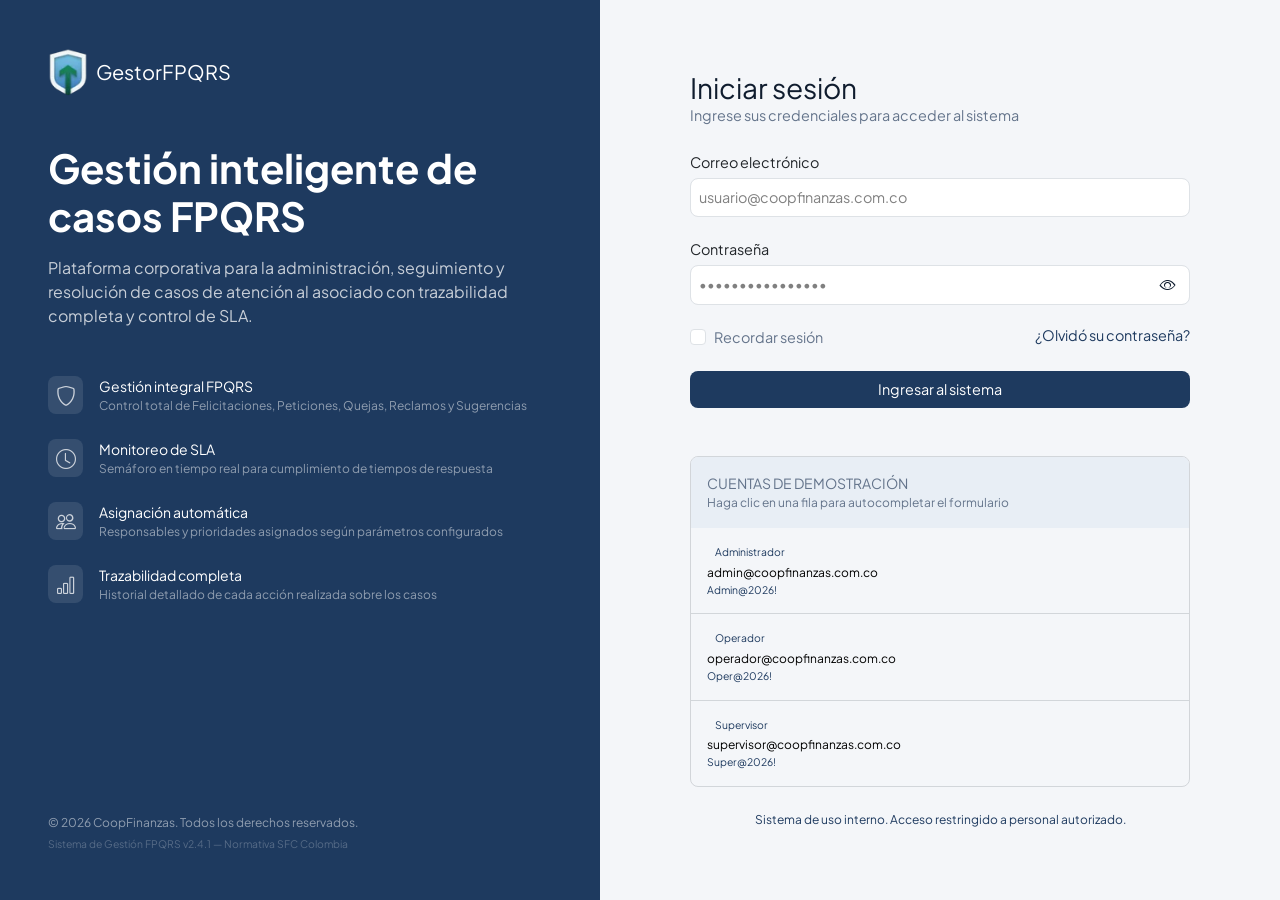
<file: index.html>
<!DOCTYPE html>
<html lang="en">
<head>
  <meta charset="UTF-8">
  <meta name="viewport" content="width=device-width, initial-scale=1.0">
  <title>GestorFPQRS - Gestión de Casos Financieros</title>
  <link href="https://cdn.jsdelivr.net/npm/bootstrap@5.3.8/dist/css/bootstrap.min.css" rel="stylesheet" integrity="sha384-sRIl4kxILFvY47J16cr9ZwB07vP4J8+LH7qKQnuqkuIAvNWLzeN8tE5YBujZqJLB" crossorigin="anonymous">
  <link rel="stylesheet" href="https://cdn.jsdelivr.net/npm/bootstrap-icons@1.13.1/font/bootstrap-icons.min.css">
  <link rel="preconnect" href="https://fonts.googleapis.com">
  <link rel="preconnect" href="https://fonts.gstatic.com" crossorigin>
  <link href="https://fonts.googleapis.com/css2?family=Plus+Jakarta+Sans:ital,wght@0,200..800;1,200..800&display=swap" rel="stylesheet">
  <link rel="stylesheet" href="./assets/css/index.css" />
</head>
<body>
  <div class="container-fluid p-0">

    <div class="w-100 min-vh-100 d-flex justify-content-between align-items-stretch">
      <section class="col Login-bar p-5 text-white d-none d-lg-flex flex-column justify-content-between">
        <div class=" mb-5">
          <div class="Login-bar__logo d-flex align-items-center gap-2">
            <figure class="m-0 Login-bar__logo-image">
              <img src="./assets/images/logo.webp" alt="Logo" />
            </figure>
            <p class="Login-bar__logo-title m-0">GestorFPQRS</p>
          </div>

          <h1 class="Login-bar__title fw-bold mt-5">Gestión inteligente de casos FPQRS</h1>

          <p class="Login-bar__description text-white text-opacity-75 mt-3">Plataforma corporativa para la administración, seguimiento y resolución de casos de atención al asociado con trazabilidad completa y control de SLA.</p>

          <div class="Login-bar__services mt-5 d-flex flex-column gap-4">

            <div class="d-flex align-items-stretch justify-content-lg-between gap-3">
              <div class="flex-shrink-0 bg-white bg-opacity-10 w-35px h-38px ratio-1x1 rounded-3 d-flex justify-content-center align-items-center">
                <i class="bi bi-shield fs-5 text-white text-opacity-75"></i>
              </div>
              <div class="flex-grow-1">
                <small class="mb-0 d-block text-white">Gestión integral FPQRS</small>
                <p class="mb-0 text-small text-white text-opacity-50">Control total de Felicitaciones, Peticiones, Quejas, Reclamos y Sugerencias</p>
              </div>
            </div>
            <div class="d-flex align-items-stretch justify-content-lg-between gap-3">
              <div class="flex-shrink-0 bg-white bg-opacity-10 w-35px h-38px ratio-1x1 rounded-3 d-flex justify-content-center align-items-center">
                <i class="bi bi-clock fs-5 text-white text-opacity-75"></i>
              </div>
              <div class="flex-grow-1">
                <small class="mb-0 d-block text-white">Monitoreo de SLA</small>
                <p class="mb-0 text-small text-white text-opacity-50">Semáforo en tiempo real para cumplimiento de tiempos de respuesta</p>
              </div>
            </div>
            <div class="d-flex align-items-stretch justify-content-lg-between gap-3">
              <div class="flex-shrink-0 bg-white bg-opacity-10 w-35px h-38px ratio-1x1 rounded-3 d-flex justify-content-center align-items-center">
                <i class="bi bi-people fs-5 text-white text-opacity-75"></i>
              </div>
              <div class="flex-grow-1">
                <small class="mb-0 d-block text-white">Asignación automática</small>
                <p class="mb-0 text-small text-white text-opacity-50">Responsables y prioridades asignados según parámetros configurados</p>
              </div>
            </div>
            <div class="d-flex align-items-stretch justify-content-lg-between gap-3">
              <div class="flex-shrink-0 bg-white bg-opacity-10 w-35px h-38px ratio-1x1 rounded-3 d-flex justify-content-center align-items-center">
                <i class="bi bi-bar-chart fs-5 text-white text-opacity-75"></i>
              </div>
              <div class="flex-grow-1">
                <small class="mb-0 d-block text-white">Trazabilidad completa</small>
                <p class="mb-0 text-small text-white text-opacity-50">Historial detallado de cada acción realizada sobre los casos</p>
              </div>
            </div>

          </div>
        </div>

        <div class="mt-5">
          <p class="text-small text-white text-opacity-50 mb-1">&copy; 2026 CoopFinanzas. Todos los derechos reservados.</p>
          <p class="text-small2 text-white text-opacity-25 mb-0">Sistema de Gestión FPQRS v2.4.1 — Normativa SFC Colombia</p>
        </div>
      </section>
      <section class="col d-flex justify-content-center align-items-center py-5">
        <div class="Login-form">
          <h3 class="text-blue-black fw-normal mb-0">Iniciar sesión</h3>
          <p class="cl-card-text text-sm mb-0">Ingrese sus credenciales para acceder al sistema</p>

          <form name="formLogin" class="Login-form__content mt-4 d-flex flex-column gap-1" novalidate>
            <div class="mb-3" id="field-email">
              <label for="email" class="mb-1 text-sm">Correo electrónico</label>
              <input type="email" name="email" class="form-control text-sm p-2 rounded-3 text-blue-black" id="email" placeholder="usuario@coopfinanzas.com.co">
            </div>
            <div class="mb-3">
              <label for="password" class="mb-1 text-sm">Contraseña</label>
              <div class="w-100 position-relative">
                <input type="password" name="pasword" class="form-control text-sm p-2 rounded-3 text-blue-black pe-5" id="password" placeholder="••••••••••••••••">
                <button type="button" class="bg-transparent border-0 position-absolute top-50 end-0 translate-middle-y me-2" id="btnInputPass">
                  <i class="bi bi-eye text-blue-black"></i>
                </button>
              </div>
            </div>

            <div class="d-flex justify-content-between align-content-center">
              <div class="form-check">
                <input class="form-check-input" type="checkbox" value="" id="checkChecked">
                <label class="form-check-label cl-card-text text-sm" for="checkChecked">
                  Recordar sesión
                </label>
              </div>

              <a href="#" class="link-lost-password clr-primary text-sm">¿Olvidó su contraseña?</a>
            </div>

            <!--<input type="submit" value="Ingresar al sistema" class="rounded-3 border-0 bg-clr-primary text-white text-sm py-2 mt-3 shadow-none" id="inputBtnSend">-->
            <button type="submit" class="rounded-3 border-0 bg-clr-primary text-white text-sm py-2 mt-3 shadow-none" id="inputBtnSend">
              Ingresar al sistema
            </button>
            <!--<a href="caseManagement.html">Pantalla 2</a>-->
          </form>

          <div class="border border-1 border-secondary border-opacity-25 rounded-3 mt-5 overflow-hidden" data-content-btn-login>
            <div class="p-3 bg-card-secondary">
              <small class="mb-0 d-block cl-card-text text-uppercase">Cuentas de demostración</small>
              <p class="mb-0 text-small cl-card-text text-opacity-50">Haga clic en una fila para autocompletar el formulario</p>
            </div>
            <button class="p-3 border-0 border-bottom border-1 w-100 bg-transparent border-secondary border-opacity-25 d-flex flex-column align-items-start" data-user-type="admin">
              <p class="text-small2 clr-primary text-opacity-25 mb-1 ms-2">Administrador</p>
              <p class="text-small text-black mb-0">admin@coopfinanzas.com.co</p>
              <p class="text-small2 clr-primary text-opacity-25 mb-0">Admin@2026!</p>
            </button>
            <button class="p-3 border-0 border-bottom border-1 w-100 bg-transparent border-secondary border-opacity-25 d-flex flex-column align-items-start" data-user-type="user1">
              <p class="text-small2 clr-primary text-opacity-25 mb-1 ms-2">Operador</p>
              <p class="text-small text-black mb-0">operador@coopfinanzas.com.co</p>
              <p class="text-small2 clr-primary text-opacity-25 mb-0">Oper@2026!</p>
            </button>
            <button class="p-3 border-0 w-100 bg-transparent d-flex flex-column align-items-start" data-user-type="user2">
              <p class="text-small2 clr-primary text-opacity-25 mb-1 ms-2">Supervisor</p>
              <p class="text-small text-black mb-0">supervisor@coopfinanzas.com.co</p>
              <p class="text-small2 clr-primary text-opacity-25 mb-0">Super@2026!</p>
            </button>
          </div>
          
          <p class="text-small clr-primary text-opacity-25 mb-0 text-center mt-4">Sistema de uso interno. Acceso restringido a personal autorizado.</p>
        </div>

      </section>

    </div>
  </div>
</body>
  <script src="https://code.jquery.com/jquery-3.7.1.min.js"integrity="sha256-/JqT3SQfawRcv/BIHPThkBvs0OEvtFFmqPF/lYI/Cxo=" crossorigin="anonymous"></script>
  <script src="https://cdn.jsdelivr.net/npm/bootstrap@5.3.8/dist/js/bootstrap.bundle.min.js" integrity="sha384-FKyoEForCGlyvwx9Hj09JcYn3nv7wiPVlz7YYwJrWVcXK/BmnVDxM+D2scQbITxI" crossorigin="anonymous"></script>
  <script type="module" src="./assets/js/script.js"></script>
</html>
</file>
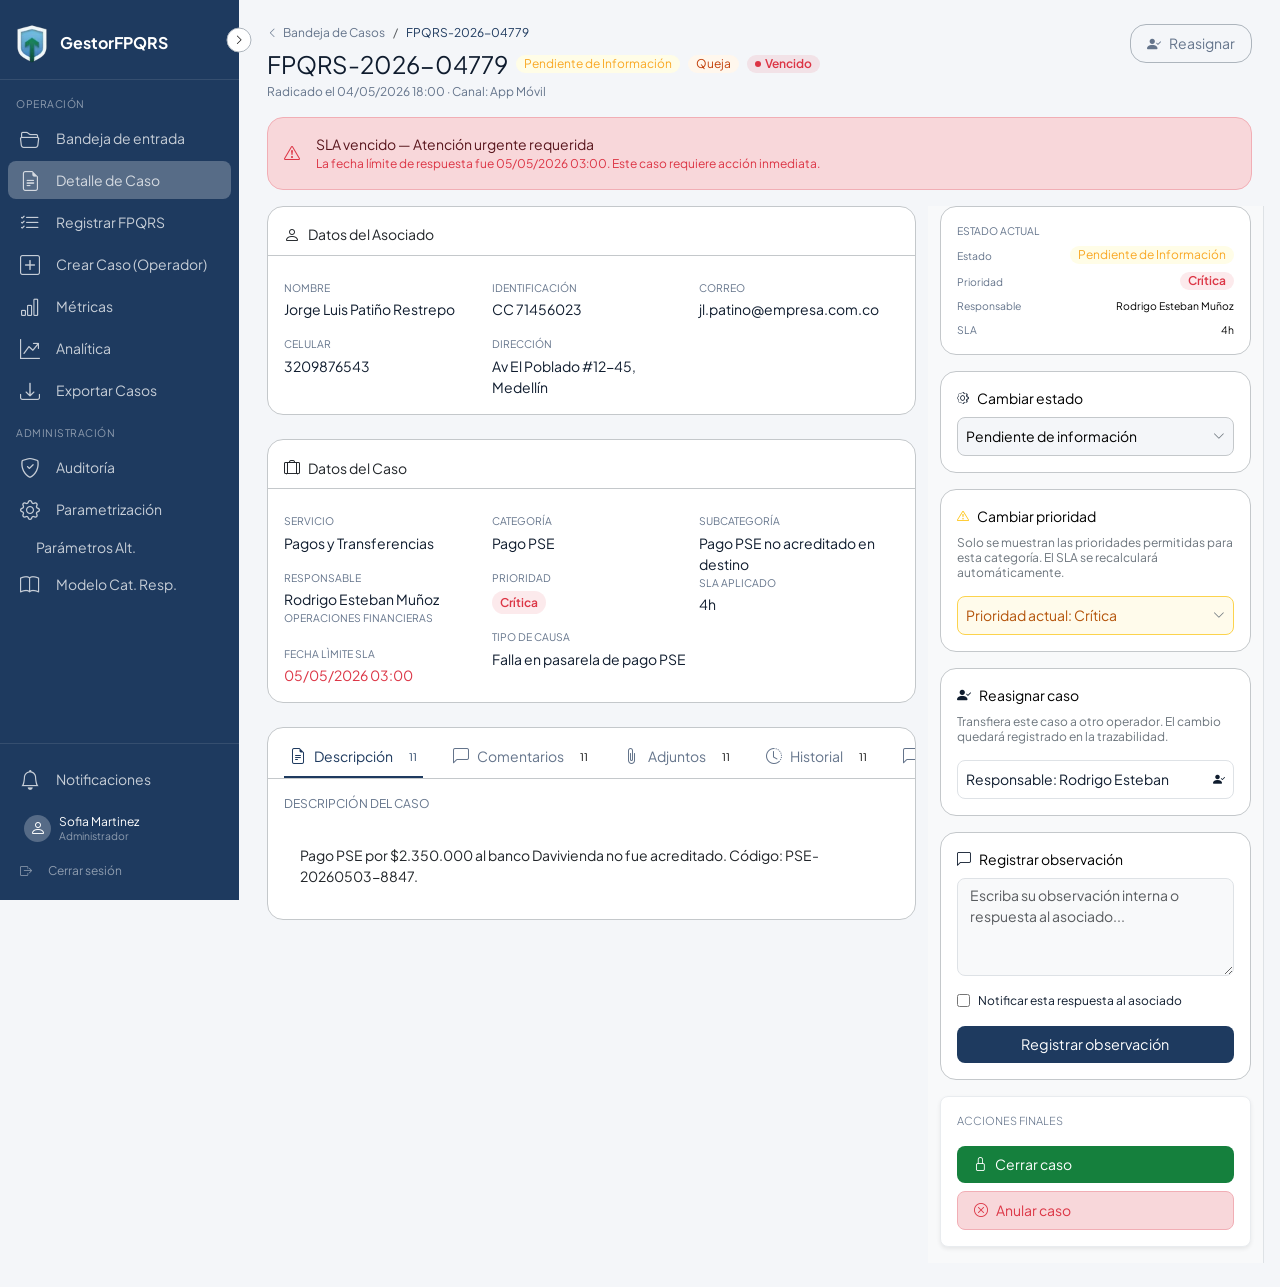
<file: caseDetail.html>
<!DOCTYPE html>
<html lang="es">
<head>
  <meta charset="UTF-8">
  <meta name="viewport" content="width=device-width, initial-scale=1.0">
  <title>GestorFPQRS - Gestión de Casos Financieros</title>
  <link href="https://cdn.jsdelivr.net/npm/bootstrap@5.3.8/dist/css/bootstrap.min.css" rel="stylesheet" integrity="sha384-sRIl4kxILFvY47J16cr9ZwB07vP4J8+LH7qKQnuqkuIAvNWLzeN8tE5YBujZqJLB" crossorigin="anonymous">
  <link rel="stylesheet" href="https://cdn.jsdelivr.net/npm/bootstrap-icons@1.13.1/font/bootstrap-icons.min.css">
  <link rel="preconnect" href="https://fonts.googleapis.com">
  <link rel="preconnect" href="https://fonts.gstatic.com" crossorigin>
  <link href="https://fonts.googleapis.com/css2?family=Plus+Jakarta+Sans:ital,wght@0,200..800;1,200..800&family=Zilla+Slab:ital,wght@0,300;0,400;0,500;0,600;0,700;1,300;1,400;1,500;1,600;1,700&display=swap" rel="stylesheet">
  <link rel="stylesheet" href="./assets/css/index.css" />
</head>
<body>
  <div class="container-fluid p-0">

    <div class="w-100 min-vh-100 d-flex justify-content-between align-items-stretch">
      <aside class="Management-left-bar py-4 text-white d-flex flex-column flex-shrink-0 bg-clr-primary">
        <div class="Management-left-bar__content d-flex align-items-center gap-2 border-bottom border-1 border-white border-opacity-10 w-100 px-3 pb-3 position-relative">
          <figure class="m-0 Management-left-bar__content-logo">
            <img src="./assets/images/logo.webp" alt="Logo" />
          </figure>
          <p class="m-0 ms-1 fw-bold hide-nav-child">GestorFPQRS</p>

          <button type="button"  id="btnMenuAction" class="bg-white border border-1 border-dark-subtle rounded-circle position-absolute top-0 start-100 translate-middle d-flex justify-content-center align-items-center btn-float mt-3">
            <i class="bi bi-chevron-right text-small2"></i>
          </button>
        </div>

        <div class="Management-left-bar__menu p-2 py-3">
          <p class="menu-title text-small2 text-white text-opacity-50 text-uppercase fw-normal ps-2 my-2 mt-0 hide-nav-child">Operación</p>
          <nav class="navigation d-flex flex-column gap-1">
            <a href="caseManagement.html" class="text-decoration-none px-2 py-1 text-white text-opacity-75 rounded-3 d-flex align-items-center gap-3">
              <i class="bi bi-folder2-open ms-1 fs-5"></i>
              <span  class="pe-3 hide-nav-child">Bandeja de entrada</span>
            </a>
            <a href="caseDetail.html" class="text-decoration-none px-2 py-1 text-white text-opacity-75 rounded-3 d-flex align-items-center gap-3 bg-white bg-opacity-25">
              <i class="bi bi-file-earmark-text ms-1 fs-5"></i>
              <span  class="pe-3 hide-nav-child">Detalle de Caso</span>
            </a>
            <a href="registration-fpqrs.html" class="text-decoration-none px-2 py-1 text-white text-opacity-75 rounded-3 d-flex align-items-center gap-3">
              <i class="bi bi-list-check ms-1 fs-5"></i>
              <span  class="pe-3 hide-nav-child">Registrar FPQRS</span>
            </a>
            <a href="#" class="text-decoration-none px-2 py-1 text-white text-opacity-75 rounded-3 d-flex align-items-center gap-3">
              <i class="bi bi-plus-square ms-1 fs-5"></i>
              <span  class="pe-3 hide-nav-child">Crear Caso (Operador)</span>
            </a>
            <a href="#" class="text-decoration-none px-2 py-1 text-white text-opacity-75 rounded-3 d-flex align-items-center gap-3">
              <i class="bi bi-bar-chart ms-1 fs-5"></i>
              <span  class="pe-3 hide-nav-child">Métricas</span>
            </a>
            <a href="#" class="text-decoration-none px-2 py-1 text-white text-opacity-75 rounded-3 d-flex align-items-center gap-3">
              <i class="bi bi-graph-up-arrow ms-1 fs-5"></i>
              <span  class="pe-3 hide-nav-child">Analítica</span>
            </a>
            <a href="#" class="text-decoration-none px-2 py-1 text-white text-opacity-75 rounded-3 d-flex align-items-center gap-3">
              <i class="bi bi-download ms-1 fs-5"></i>
              <span  class="pe-3 hide-nav-child">Exportar Casos</span>
            </a>
          </nav>
        </div>
        <div class="Management-left-bar__menu p-2 pt-0">
          <p class="menu-title text-small2 text-white text-opacity-50 text-uppercase fw-normal ps-2 my-2 mt-0 hide-nav-child">Administración</p>
          <nav class="navigation d-flex flex-column gap-1">
            <a href="#" class="text-decoration-none px-2 py-1 text-white text-opacity-75 rounded-3 d-flex align-items-center gap-3">
              <i class="bi bi-shield-check ms-1 fs-5"></i>
              <span  class="pe-3 hide-nav-child">Auditoría</span>
            </a>
            <a href="#" class="text-decoration-none px-2 py-1 text-white text-opacity-75 rounded-3 d-flex align-items-center gap-3">
              <i class="bi bi-gear ms-1 fs-5"></i>
              <span  class="pe-3 hide-nav-child">Parametrización</span>
            </a>
            <a href="#" class="text-decoration-none px-2 py-1 text-white text-opacity-75 rounded-3 d-flex align-items-center gap-3">
              <i class="bi bi-flask ms-1 fs-5"></i>
              <span  class="pe-3 hide-nav-child">Parámetros Alt.</span>
            </a>
            <a href="#" class="text-decoration-none px-2 py-1 text-white text-opacity-75 rounded-3 d-flex align-items-center gap-3">
              <i class="bi bi-book ms-1 fs-5"></i>
              <span  class="pe-3 hide-nav-child">Modelo Cat. Resp.</span>
            </a>
          </nav>
        </div>


        <div class="position-absolute bottom-0 p-2 py-3 w-100 bg-clr-primary border-top border-1 border-white border-opacity-10">
          <a href="caseManagement.html" class="text-decoration-none px-2 py-1 text-white text-opacity-75 rounded-3 d-flex align-items-center gap-3 fs-14">
            <i class="bi bi-bell ms-1 fs-5"></i>
            <span  class="pe-3 hide-nav-child">Notificaciones</span>
          </a>

          <div class="d-flex align-items-center gap-2 ps-3 my-3">
            <p class="avatar-name bg-white bg-opacity-25 rounded-circle d-flex justify-content-center align-items-center mb-0">
              <i class="bi bi-person text-white lh-sm"></i>
            </p>
            <div>
              <p class="text-white text-small mb-0 lh-sm hide-nav-child">Sofia Martinez</p>
              <p class="text-white text-opacity-50 text-small2 mb-0 lh-sm hide-nav-child">Administrador</p>
            </div>
          </div>

          <a href="index.html" class="text-decoration-none px-2 py-1 text-white text-opacity-50 rounded-3 d-flex align-items-center gap-3 text-small">
            <i class="bi bi-box-arrow-right ms-1"></i>
            <span class="pe-3 hide-nav-child">Cerrar sesión</span>
          </a>
        </div>
      </aside>

      <main class="d-flex justify-content-start align-items-start flex-column py-4 flex-grow-1 main-content px-3">
        <header class="container-xxl d-flex justify-content-between align-items-start">
          <div class="">
            <nav aria-label="breadcrumb">
              <ol class="breadcrumb align-items-start mb-2">
                <li class="breadcrumb-item d-flex"><a href="#" class="text-decoration-none text-small cl-card-text"><i class="bi bi-chevron-left text-small2 me-1"></i> Bandeja de Casos</a></li>
                <li class="breadcrumb-item active text-small clr-primary" aria-current="page">FPQRS-2026-04779</li>
              </ol>
            </nav>
            <div class="d-flex align-items-center gap-2">
              <h3 class="text-blue-black fw-normal mb-0 fs-4 text-uppercase">FPQRS-2026-04779</h3>
              <p class="badged-pending px-2 rounded-4 m-0 bg-opacity-10 text-small">Pendiente de Información</p>
              <p class="badged-queja px-2 rounded-4 m-0 bg-opacity-10 text-small">Queja</p>
              <span class="text-small text-danger fw-semibold bg-danger px-2 rounded-4 bg-opacity-10 d-flex align-items-center">
                <span class="rounded-circle bg-danger d-inline-block me-1" style="width:6px;height:6px"></span>
                Vencido
              </span>
            </div>
            <p class="text-small cl-card-text mt-1">Radicado el 04/05/2026 18:00 · Canal: App Móvil</p>
          </div>
          <button class="d-flex justify-content-center align-items-center gap-2 border-1 p-2 px-3 rounded-4 bg-transparent border border-1 border-dark-subtle">
            <i class="bi bi-person-check-fill fs-14 cl-card-text"></i>
            <span class="fs-14 cl-card-text">Reasignar</span>
          </button>
        </header>
        <div class="container-xxl">
          <div class="alert alert-danger d-flex align-items-center justify-content-start w-100 rounded-4 p-3 " role="alert">
            <i class="bi bi-exclamation-triangle fs-6 fw-bold text-danger pe-3"></i>
            <div>
              <p class="mb-0 fs-14 text-danger-emphasis">SLA vencido — Atención urgente requerida</p>
              <p class="mb-0 text-small text-danger">La fecha límite de respuesta fue 05/05/2026 03:00. Este caso requiere acción inmediata.</p>
            </div>
          </div>
        </div>

        <div class="container-xxl">
          <div class="row justify-content-center g-4">
            <div class="col-xl-8 col-12">
              <div class="bg-white rounded-4 border border-1 border-secondary-subtle">
                <div class="d-flex align-items-center gap-2 p-3 pb-2 border-bottom border-1 border-secondary-subtle">
                  <i class="bi bi-person"></i>
                  <p class="m-0 fs-14">Datos del Asociado</p>
                </div>
                <div class="p-3 pt-2">
                  <div class="row mt-2 g-2">
                    <div class="col-12 col-sm-6 col-md-4 d-flex flex-column gap-3">
                      <div class="data-name">
                        <p class="text-uppercase text-small2 cl-card-text mb-1">Nombre</p>
                        <p class="fs-14 mb-0 text-blue-black">Jorge Luis Patiño Restrepo</p>
                      </div>
                      <div class="data-name">
                        <p class="text-uppercase text-small2 cl-card-text mb-1">Celular</p>
                        <p class="fs-14 mb-0 text-blue-black">3209876543</p>
                      </div>
                    </div>
                    <div class="col-12 col-sm-6 col-md-4 d-flex flex-column gap-3">
                      <div class="data-name">
                        <p class="text-uppercase text-small2 cl-card-text mb-1">Identificación</p>
                        <p class="fs-14 mb-0 text-blue-black">CC 71456023</p>
                      </div>
                      <div class="data-name">
                        <p class="text-uppercase text-small2 cl-card-text mb-1">Dirección</p>
                        <p class="fs-14 mb-0 text-blue-black">Av El Poblado #12-45, Medellín</p>
                      </div>
                    </div>
                    <div class="col-12 col-md-4">
                      <div class="data-name">
                        <p class="text-uppercase text-small2 cl-card-text mb-1">Correo</p>
                        <p class="fs-14 mb-0 text-blue-black">jl.patino@empresa.com.co</p>
                      </div>
                    </div>
                  </div>
                </div>
              </div>

              <div class="bg-white rounded-4 border border-1 border-secondary-subtle mt-4">
                <div class="d-flex align-items-center gap-2 p-3 pb-2 border-bottom border-1 border-secondary-subtle">
                  <i class="bi bi-suitcase-lg"></i>
                  <p class="m-0 fs-14">Datos del Caso</p>
                </div>
                <div class="p-3 pt-2">
                  <div class="row mt-2 g-2">
                    <div class="col-12 col-sm-6 col-md-4 d-flex flex-column gap-3">
                      <div class="data-name">
                        <p class="text-uppercase text-small2 cl-card-text mb-1">Servicio</p>
                        <p class="fs-14 mb-0 text-blue-black">Pagos y Transferencias</p>
                      </div>
                      <div class="data-name">
                        <p class="text-uppercase text-small2 cl-card-text mb-1">Responsable</p>
                        <p class="fs-14 mb-0 text-blue-black">Rodrigo Esteban Muñoz</p>
                        <p class="text-uppercase text-small2 cl-card-text mb-1">Operaciones Financieras</p>
                      </div>
                      <div class="data-name">
                        <p class="text-uppercase text-small2 cl-card-text mb-1">Fecha lìmite SLA</p>
                        <p class="fs-14 mb-0 text-danger">05/05/2026 03:00</p>
                      </div>
                    </div>
                    <div class="col-12 col-sm-6 col-md-4 d-flex flex-column gap-3">
                      <div class="data-name">
                        <p class="text-uppercase text-small2 cl-card-text mb-1">Categoría</p>
                        <p class="fs-14 mb-0 text-blue-black">Pago PSE</p>
                      </div>
                      <div class="data-name">
                        <p class="text-uppercase text-small2 cl-card-text mb-1">Prioridad</p>
                        <span class="text-small text-danger fw-semibold bg-danger py-1 px-2 rounded-4 bg-opacity-10 ">
                          Crítica
                        </span>
                      </div>
                      <div class="data-name">
                        <p class="text-uppercase text-small2 cl-card-text mb-1">Tipo de Causa</p>
                        <p class="fs-14 mb-0 text-blue-black">Falla en pasarela de pago PSE</p>
                      </div>
                    </div>
                    <div class="col-12 col-md-4">
                      <div class="data-name">
                        <p class="text-uppercase text-small2 cl-card-text mb-1">Subcategoría</p>
                        <p class="fs-14 mb-0 text-blue-black">Pago PSE no acreditado en destino</p>
                      </div>
                      <div class="data-name">
                        <p class="text-uppercase text-small2 cl-card-text mb-1">SLA aplicado</p>
                        <p class="fs-14 mb-0 text-blue-black">4h</p>
                      </div>
                    </div>
                  </div>
                </div>
              </div>

              <div class="bg-white rounded-4 border border-1 border-secondary-subtle mt-4">
                <div class="p-2 px-3 d-flex gap-4 overflow-x-auto border-bottom border-1 border-secondary-subtle pb-0">
                  <button class="border-0 border-bottom border-2 border-white py-2 bg-transparent d-flex align-items-center gap-2 btn-tab-active outline-0 btnTab" data-tab="description">
                    <i class="bi bi-file-earmark-text cl-card-text"></i>
                    <span class="fs-14 cl-card-text">Descripción</span>
                    <span class="text-small2 ms-2">11</span>
                  </button>
                  <button class="border-0 border-bottom border-2 border-white py-2 bg-transparent d-flex align-items-center gap-2 outline-0 btnTab" data-tab="comments">
                    <i class="bi bi-chat-left cl-card-text"></i>
                    <span class="fs-14 cl-card-text">Comentarios</span>
                    <span class="text-small2 ms-2">11</span>
                  </button>
                  <button class="border-0 border-bottom border-2 border-white py-2 bg-transparent d-flex align-items-center gap-2 outline-0 btnTab" data-tab="clip">
                    <i class="bi bi-paperclip cl-card-text"></i>
                    <span class="fs-14 cl-card-text">Adjuntos</span>
                    <span class="text-small2 ms-2">11</span>
                  </button>
                  <button class="border-0 border-bottom border-2 border-white py-2 bg-transparent d-flex align-items-center gap-2 outline-0 btnTab" data-tab="history">
                    <i class="bi bi-clock-history cl-card-text"></i>
                    <span class="fs-14 cl-card-text">Historial</span>
                    <span class="text-small2 ms-2">11</span>
                  </button>
                  <button class="border-0 border-bottom border-2 border-white py-2 bg-transparent d-flex align-items-center gap-2 outline-0 btnTab" data-tab="response">
                    <i class="bi bi-chat-left cl-card-text"></i>
                    <span class="fs-14 cl-card-text">Respuestas</span>
                    <span class="text-small2 ms-2">11</span>
                  </button>
                </div>

                <section id="contentTab" class="p-3">
                  <div id="description" class="">
                    <p class="cl-card-text text-uppercase text-small">Descripción del caso</p>
                    <div class="p-3">
                      <p class="mb-0 fs-14">Pago PSE por $2.350.000 al banco Davivienda no fue acreditado. Código: PSE-20260503-8847.</p>
                    </div>
                  </div>
                  <div id="comments" class="d-none">
                    <div class="d-flex justify-content-between py-2 px-2 pb-3">
                      <div class="d-flex align-items-center gap-2">
                        <i class="bi bi-chat-left clr-primary fs-14"></i>
                        <span class="fs-14 clr-primary">Comentarios</span>
                        <span class="text-small2">3</span>
                      </div>

                      <div class="d-flex gap-2">
                        <div class="d-flex gap-1">
                          <button class="bg-white border-0 rounded-2 text-small2 cl-card-text px-2">Todos</button>
                          <button class="bg-white border-0 rounded-2 text-small2 cl-card-text px-2">Interno</button>
                          <button class="bg-white border-0 rounded-2 text-small2 cl-card-text px-2">Visibles</button>
                        </div>
                        <button class="border-0 bg-clr-primary py-1 px-3 rounded-4 text-white text-small">
                          <i class="bi bi-plus-lg"></i>
                          <span class="ms-1">Agregar comentario</span>
                        </button>
                      </div>
                    </div>

                    <div class="py-2 px-3 rounded-4 border border-1 border-secondary-subtle bg-light mb-3">
                      <div class="d-flex align-items-start gap-2">
                        <span class="rounded-circle text-small bg-secondary bg-opacity-25 p-0 ratio-1x1 avatar-name d-flex align-items-center justify-content-center">J</span>
                        <div class="d-flex flex-column">
                          <div class="d-flex align-items-center gap-2">
                            <p class="text-small text-blue-black mb-0">Jorge Iván Castillo</p>
                            <span class="text-small2 bg-secondary px-2 py-0 rounded-4 bg-opacity-10 d-flex align-items-center text-blue-black">
                              <i class="bi bi-lock d-inline-block me-1"></i>
                              Interno
                            </span>
                          </div>
                          <div class="d-flex gap-2">
                            <p class="text-small2 text-blue-black mb-0"><i class="bi bi-clock d-inline-block me-1"></i> 04/05/2026 18:50</p>
                            <p class="text-small2 text-blue-black mb-0">· IP: 190.24.135.78</p>
                          </div>
                        </div>

                        <button class="bg-transparent p-0 border-0 ms-auto">
                          <i class="bi bi-chevron-up text-small2"></i>
                        </button>
                      </div>

                      <div class="bg-white rounded-4 p-2 border border-1 border-secondary-subtle mt-3">
                        <p class="mb-0 fs-14 p-1">Se solicita validación al área de cartera sobre el estado de la transacción PSE. El débito fue aplicado pero no se refleja acreditación en el banco destino.</p>
                      </div>
                    </div>
                    <div class="py-2 px-3 rounded-4 bg-opac-esmerald border-esmerald mb-3">
                      <div class="d-flex align-items-start gap-2">
                        <span class="rounded-circle text-small bg-esmerald p-0 ratio-1x1 avatar-name d-flex align-items-center justify-content-center">J</span>
                        <div class="d-flex flex-column">
                          <div class="d-flex align-items-center gap-2">
                            <p class="text-small text-blue-black mb-0">Jorge Iván Castillo</p>
                            <span class="text-small2 bg-esmerald px-2 py-0 rounded-4  d-flex align-items-center text-blue-black">
                              <i class="bi bi-eye d-inline-block me-1"></i>
                              Visible al asociado
                            </span>
                          </div>
                          <div class="d-flex gap-2">
                            <p class="text-small2 text-blue-black mb-0"><i class="bi bi-clock d-inline-block me-1"></i> 04/05/2026 20:20</p>
                            <p class="text-small2 text-blue-black mb-0">· IP: 190.24.135.78</p>
                          </div>
                        </div>

                        <button class="bg-transparent p-0 border-0 ms-auto">
                          <i class="bi bi-chevron-up text-small2"></i>
                        </button>
                      </div>

                      <div class="bg-white rounded-4 p-2 border-esmerald mt-3">
                        <p class="mb-0 fs-14 p-1">Estimado asociado, hemos recibido su caso y estamos gestionando la verificación del pago PSE con la pasarela correspondiente. Le informaremos en un plazo máximo de 24 horas.</p>
                      </div>
                    </div>
                    <div class="py-2 px-3 rounded-4 border border-1 border-secondary-subtle bg-light mb-3">
                      <div class="d-flex align-items-start gap-2">
                        <span class="rounded-circle text-small bg-secondary bg-opacity-25 p-0 ratio-1x1 avatar-name d-flex align-items-center justify-content-center">J</span>
                        <div class="d-flex flex-column">
                          <div class="d-flex align-items-center gap-2">
                            <p class="text-small text-blue-black mb-0">Jorge Iván Castillo</p>
                            <span class="text-small2 bg-secondary px-2 py-0 rounded-4 bg-opacity-10 d-flex align-items-center text-blue-black">
                              <i class="bi bi-lock d-inline-block me-1"></i>
                              Interno
                            </span>
                          </div>
                          <div class="d-flex gap-2">
                            <p class="text-small2 text-blue-black mb-0"><i class="bi bi-clock d-inline-block me-1"></i> 04/05/2026 18:50</p>
                            <p class="text-small2 text-blue-black mb-0">· IP: 190.24.135.78</p>
                          </div>
                        </div>

                        <button class="bg-transparent p-0 border-0 ms-auto">
                          <i class="bi bi-chevron-up text-small2"></i>
                        </button>
                      </div>

                      <div class="bg-white rounded-4 p-2 border border-1 border-secondary-subtle mt-3">
                        <p class="mb-0 fs-14 p-1">Se solicita validación al área de cartera sobre el estado de la transacción PSE. El débito fue aplicado pero no se refleja acreditación en el banco destino.</p>
                      </div>
                    </div>
                  </div>
                  <div id="clip" class="d-none">
                    <div class="d-flex justify-content-between py-1 px-2 pb-3">
                      <div class="d-flex align-items-center gap-2">
                        <i class="bi bi-paperclip clr-primary fs-14"></i>
                        <span class="fs-14 clr-primary">Adjuntos</span>
                        <span class="text-small2">3</span>
                      </div>

                      <div class="d-flex gap-2">
                        <select class="form-select text-small bs-none select-small" name="select">
                          <option value="1" class="text-small">Todos los tipos</option>
                          <option value="2" class="text-small">Registro inicial</option>
                          <option value="3" class="text-small">Gestión interna</option>
                          <option value="3" class="text-small">Cierre</option>
                          <option value="3" class="text-small">Respuesta al asociado</option>
                        </select>
                        <button class="border-0 bg-clr-primary py-1 px-3 rounded-4 text-white text-small btn-w-icon">
                          <i class="bi bi-plus-lg"></i>
                          <span class="ms-1">Cargar adjuntos</span>
                        </button>
                      </div>

                    </div>

                    <div class="d-flex flex-column">
                      <div class="rounded-4 border border-1 border-secondary-subtle px-3 py-2 d-flex gap-3 align-items-center mb-2">
                        <span class="p-2 ratio-1x1 rounded-3 clr-primary d-flex justify-content-center align-items-center icon-cnt-adj">
                          <i class="bi bi-file-earmark-text"></i>
                        </span>
                        <div class="d-flex flex-column ">
                          <div class="d-flex align-items-center gap-2">
                            <p class="fs-14 clr-primary mb-0">comprobante_pse_20260503.pdf</p>
                            <span class="text-primary bg-primary p-1 rounded-3 text-small2 bg-opacity-10">Registro inicial</span>
                            <span class="text-small2 bg-secondary px-2 py-0 rounded-4 bg-opacity-10 d-flex align-items-center text-blue-black">
                              <i class="bi bi-eye-slash d-inline-block me-1"></i>
                              Interno
                            </span>
                          </div>
                          <div class="d-flex gap-2">
                            <p class="text-small2 cl-card-text mb-0">245.0 KB</p>
                            <p class="text-small2 cl-card-text mb-0 text-uppercase">.pdf</p>
                            <p class="text-small2 cl-card-text mb-0">04/05/2026 19:05</p>
                          </div>
                        </div>
                      </div>

                      <div class="rounded-4 border border-1 border-secondary-subtle px-3 py-2 d-flex gap-3 align-items-center mb-2">
                        <span class="bg-info-subtle p-2 ratio-1x1 rounded-3 clr-primary d-flex justify-content-center align-items-center icon-cnt-adj">
                          <i class="bi bi-file-earmark-text"></i>
                        </span>
                        <div class="d-flex flex-column ">
                          <div class="d-flex align-items-center gap-2">
                            <p class="fs-14 clr-primary mb-0">captura_transaccion.png</p>
                            <span class="text-primary bg-primary p-1 rounded-3 text-small2 bg-opacity-10">Registro inicial</span>
                            <span class="text-small2 bg-secondary px-2 py-0 rounded-4 bg-opacity-10 d-flex align-items-center text-blue-black">
                              <i class="bi bi-eye-slash d-inline-block me-1"></i>
                              Interno
                            </span>
                          </div>
                          <div class="d-flex gap-2">
                            <p class="text-small2 cl-card-text mb-0">245.0 KB</p>
                            <p class="text-small2 cl-card-text mb-0 text-uppercase">.pdf</p>
                            <p class="text-small2 cl-card-text mb-0">04/05/2026 19:05</p>
                          </div>
                        </div>
                      </div>

                      <div class="rounded-4 border border-1 border-secondary-subtle px-3 py-2 d-flex gap-3 align-items-center mb-2">
                        <span class="p-2 ratio-1x1 rounded-3 clr-primary d-flex justify-content-center align-items-center icon-cnt-adj">
                          <i class="bi bi-file-earmark-text"></i>
                        </span>
                        <div class="d-flex flex-column ">
                          <div class="d-flex align-items-center gap-2">
                            <p class="fs-14 clr-primary mb-0">respuesta_pse_interbancaria.pdf</p>
                            <span class="text-primary bg-primary p-1 rounded-3 text-small2 bg-opacity-10">Registro inicial</span>
                            <span class="text-small2 bg-secondary px-2 py-0 rounded-4 bg-opacity-10 d-flex align-items-center text-blue-black">
                              <i class="bi bi-eye-slash d-inline-block me-1"></i>
                              Interno
                            </span>
                          </div>
                          <div class="d-flex gap-2">
                            <p class="text-small2 cl-card-text mb-0">245.0 KB</p>
                            <p class="text-small2 cl-card-text mb-0 text-uppercase">.pdf</p>
                            <p class="text-small2 cl-card-text mb-0">04/05/2026 19:05</p>
                          </div>
                        </div>
                      </div>
                    </div>
                  </div>
                  <div id="history" class="d-none">
                    <div class="d-flex flex-column justify-content-between py-1 px-2 pb-3">
                      <div class="d-flex align-items-center gap-2">
                        <i class="bi bi-clock clr-primary fs-14"></i>
                        <span class="fs-14 clr-primary">Línea de tiempo del caso</span>
                      </div>

                      <p class="text-small cl-card-text mb-0">19 eventos registrados · Solo lectura</p>

                      <div class="mt-2 d-flex gap-1 flex-wrap">
                        <span class="text-white bg--blue p-1 px-2 rounded-4 text-small2">1 creación</span>
                        <span class="text-white bg--cyan p-1 px-2 rounded-4 text-small2">1 asignación</span>
                        <span class="text-white bg--violet p-1 px-2 rounded-4 text-small2">2 estado</span>
                        <span class="text-white bg--purple p-1 px-2 rounded-4 text-small2">2 reasignación</span>
                        <span class="text-white bg--orange p-1 px-2 rounded-4 text-small2">1 prioridad</span>
                        <span class="text-white bg--esmerald p-1 px-2 rounded-4 text-small2">1 respuesta</span>
                        <span class="text-white bg--slate p-1 px-2 rounded-4 text-small2">2 observación</span>

                        <span class="text-white bg-indigo p-1 px-2 rounded-4 text-small2">3 comentario</span>
                        <span class="text-white bg--cyan2 p-1 px-2 rounded-4 text-small2">2 adjunto (inicial)</span>
                        <span class="text-white bg--teal p-1 px-2 rounded-4 text-small2">3 adjunto cargado</span>
                        <span class="text-white bg--amber p-1 px-2 rounded-4 text-small2">1 modif. cierre</span>
                      
                      </div>

                      <div class="overflow-x-auto w-100 mt-3 d-flex align-items-center gap-2">
                        <i class="bi bi-funnel"></i>
                        <button class="text-nowrap border border-1 border-secondary-subtle rounded-4 py-1 px-3 text-small bg-white cl-card-text">Todos 19</button>
                        <button class="text-nowrap border border-1 border-secondary-subtle rounded-4 py-1 px-3 text-small bg-white cl-card-text">Creación 1</button>

                        <button class="text-nowrap border border-1 border-secondary-subtle rounded-4 py-1 px-3 text-small bg-white cl-card-text">Asignación 1</button>

                        <button class="text-nowrap border border-1 border-secondary-subtle rounded-4 py-1 px-3 text-small bg-white cl-card-text">Estado 2</button>

                        <button class="text-nowrap border border-1 border-secondary-subtle rounded-4 py-1 px-3 text-small bg-white cl-card-text">Reasignación 2</button>

                        <button class="text-nowrap border border-1 border-secondary-subtle rounded-4 py-1 px-3 text-small bg-white cl-card-text">Prioridad 1</button>

                        <button class="text-nowrap border border-1 border-secondary-subtle rounded-4 py-1 px-3 text-small bg-white cl-card-text">Respuesta 1</button>

                        <button class="text-nowrap border border-1 border-secondary-subtle rounded-4 py-1 px-3 text-small bg-white cl-card-text">Observación 2</button>

                        <button class="text-nowrap border border-1 border-secondary-subtle rounded-4 py-1 px-3 text-small bg-white cl-card-text">Comentario 3</button>

                        <button class="text-nowrap border border-1 border-secondary-subtle rounded-4 py-1 px-3 text-small bg-white cl-card-text">Adjunto (inicial) 2</button>

                        <button class="text-nowrap border border-1 border-secondary-subtle rounded-4 py-1 px-3 text-small bg-white cl-card-text">Adjunto cargado 3</button>

                        <button class="text-nowrap border border-1 border-secondary-subtle rounded-4 py-1 px-3 text-small bg-white cl-card-text">Modif. cierre 1</button>
                      </div>

                      <section class="cards-time">
                        <!-- Card 1 -->
                        <div class="d-flex mt-3 gap-3">
                          <div class="d-flex">
                            <span class="rounded-circle p-0 ratio-1x1 avatar-name2 z-1 d-flex align-items-center justify-content-center purple-30Op border-purple">
                              <i class="bi bi-person-check-fill color--purple"></i>
                            </span>
                          </div>

                          <div class="purple-30Op rounded-4 border-purple w-100 py-2 px-3" data-card-container>
                            <div class="d-flex justify-content-between align-items-center mb-2 flex-wrap gap-2">
                              <span class="text-white bg--purple p-1 px-2 rounded-4 text-small2">Reasignación de caso</span>
                              <p class="text-small2 cl-card-text mb-0 d-flex align-items-center gap-2">
                                <span>04/05/2026 17:55</span>
                                <button class="border-0 p-0 text-small2 bg-transparent text-secondary arrow-card" data-card-role="button">
                                  <i class="bi bi-chevron-down"></i>
                                </button>
                              </p>
                            </div>
                            <div class="d-flex gap-1 align-items-center flex-wrap">
                              <p class="cl-card-text bg-white p-1 px-2 rounded-4 fs-11 mb-0 border-purple d-flex">
                                <span class="rounded-circle text-small2 bg--purple2 p-0 ratio-1x1 letter-min-name d-flex align-items-center justify-content-center me-2 color--purple">J</span>
                                <span class="text-decoration-line-through">Jorge Iván Castillo</span>
                              </p>
                              <i class="bi bi-arrow-right-short color--purple text-opacity-10"></i>
                              <p class="cl-card-text b p-1 px-2 rounded-4 fs-11 mb-0 border-purple d-flex">
                                <span class="rounded-circle text-small2 p-0 ratio-1x1 letter-min-name d-flex align-items-center justify-content-center me-2 text-white bg--purple">J</span>
                                <span>Rodrigo Esteban Muñoz</span>
                              </p>
                            </div>
                            <p class="mt-2 text-small mb-0"><span class="color--purple">Comentario:</span> Reasignado al especialista de pagos electrónicos por tratarse de un caso PSE crítico.</p>

                            <div class="d-flex flex-column gap-1 border-purple border-bottom-0 border-start-0 border-end-0 mt-2 pt-2 d-none" data-card-role="content">
                              <div class="d-flex align-items-start">
                                <div class="description-card">
                                  <p class="fs-11 mb-0 text-muted">Tipo de evento:</p> 
                                </div>
                                <div class="col">
                                  <p class="fs-11 mb-0">Reasignación de caso</p>
                                </div>
                              </div>
                              <div class="d-flex align-items-start justify-content-start">
                                <div class="description-card">
                                  <p class="fs-11 mb-0 text-muted">Responsable anterior:</p> 
                                </div>
                                <div class="col">
                                  <p class="fs-11 mb-0">Jorge Iván Castillo</p>
                                </div>
                              </div>
                              <div class="d-flex align-items-start justify-content-start">
                                <div class="description-card">
                                  <p class="fs-11 mb-0 text-muted">Responsable nuevo:</p> 
                                </div>
                                <div class="col">
                                  <p class="fs-11 mb-0">Rodrigo Esteban Muñoz</p>
                                </div>
                              </div>
                              <div class="d-flex align-items-start justify-content-start">
                                <div class="description-card">
                                  <p class="fs-11 mb-0 text-muted">Reasignado por:</p> 
                                </div>
                                <div class="col">
                                  <p class="fs-11 mb-0">Ricardo Peña Montoya · Supervisor</p>
                                </div>
                              </div>
                              <div class="d-flex align-items-start justify-content-start">
                                <div class="description-card">
                                  <p class="fs-11 mb-0 text-muted">Fecha y hora:</p> 
                                </div>
                                <div class="col">
                                  <p class="fs-11 mb-0">04/05/2026 17:55</p>
                                </div>
                              </div>
                              <div class="d-flex align-items-start justify-content-start">
                                <div class="description-card">
                                  <p class="fs-11 mb-0 text-muted">Comentario:</p> 
                                </div>
                                <div class="col">
                                  <p class="fs-11 mb-0">Reasignado al especialista de pagos electrónicos por tratarse de un caso PSE crítico.</p>
                                </div>
                              </div>
                            </div>

                            <p class="fs-11 mb-0 mt-2 d-flex align-items-center text-small2 flex-wrap footerCard">
                              <span class="rounded-circle bg--purple2 p-0 ratio-1x1 letter-min-name d-flex align-items-center justify-content-center me-1 color--purple">R</span>
                              <span class="">Ricardo Peña Montoya &nbsp;</span>
                              <span class="fs-11 cl-card-text">· Supervisor</span>
                            </p>
                          </div>
                        </div>
                        <!-- END - Card 1 -->

                        <!-- Card 2 -->
                        <div class="d-flex mt-3 gap-3">
                          <div class="d-flex">
                            <span class="rounded-circle z-1 p-0 ratio-1x1 avatar-name2 d-flex align-items-center justify-content-center blue-30Op border-blue">
                              <i class="bi bi-plus-circle color--blue"></i>
                            </span>
                          </div>

                          <div class="blue-30Op rounded-4 border-blue w-100 py-2 px-3" data-card-container>
                            <div class="d-flex justify-content-between align-items-center mb-2 flex-wrap gap-2">
                              <span class="text-white bg--blue p-1 px-2 rounded-4 text-small2">Caso creado</span>
                              <p class="text-small2 cl-card-text mb-0 d-flex align-items-center gap-2">
                                <span>04/05/2026 18:00</span>
                                <button class="border-0 p-0 text-small2 bg-transparent text-secondary arrow-card" data-card-role="button">
                                  <i class="bi bi-chevron-down"></i>
                                </button>
                              </p>
                            </div>
                            <p class="mt-2 text-small mb-0">Caso radicado por el asociado a través del canal App Móvil. Pago PSE por $2.350.000 al banco Davivienda no fue acreditado. Código de transacción: PSE-20260503-8847</p>

                            <div class="d-flex flex-column gap-1 border-blue border-bottom-0 border-start-0 border-end-0 mt-2 pt-2 gy-3 d-none" data-card-role="content">
                              <div class="d-flex align-items-start">
                                <div class="description-card">
                                  <p class="fs-11 mb-0 text-muted">Tipo de evento:</p> 
                                </div>
                                <div class="col">
                                  <p class="fs-11 mb-0">Creación del caso</p>
                                </div>
                              </div>
                              <div class="d-flex align-items-start justify-content-start">
                                <div class="description-card">
                                  <p class="fs-11 mb-0 text-muted">Estado inicial:</p> 
                                </div>
                                <div class="col">
                                  <p class="cl-card-text bg-body-tertiary py-0 px-2 rounded-4 fs-11 mb-0 d-flex border border-dark-subtle border-1">
                                    Radicado
                                  </p>
                                </div>
                              </div>
                              <div class="d-flex align-items-start justify-content-start">
                                <div class="description-card">
                                  <p class="fs-11 mb-0 text-muted">Responsable inicial:</p> 
                                </div>
                                <div class="col">
                                  <p class="fs-11 mb-0">Jorge Iván Castillo</p>
                                </div>
                              </div>
                              <div class="d-flex align-items-start justify-content-start">
                                <div class="description-card">
                                  <p class="fs-11 mb-0 text-muted">Registrado por:</p> 
                                </div>
                                <div class="col">
                                  <p class="fs-11 mb-0">Valentina Ospina Ríos · Operador</p>
                                </div>
                              </div>
                            </div>

                            <p class="fs-11 mb-0 mt-2 d-flex align-items-center text-small2 footerCard">
                              <span class="rounded-circle bg--blue2 p-0 ratio-1x1 letter-min-name d-flex align-items-center justify-content-center me-1 color--blue">R</span>
                              <span class="">Valentina Ospina Ríos &nbsp;</span>
                              <span class="fs-11 cl-card-text">· Operador</span>
                            </p>
                          </div>
                        </div>
                        <!-- END - Card 2 -->

                        <!-- Card 3 -->
                        <div class="d-flex mt-3 gap-3">
                          <div class="d-flex">
                            <span class="rounded-circle p-0 ratio-1x1 avatar-name2 z-1 d-flex align-items-center justify-content-center violet-30Op border-purple">
                              <i class="bi bi-bezier color--purple"></i>
                            </span>
                          </div>

                          <div class="bg-white rounded-4 border border-1 border-secondary-subtle w-100 py-2 px-3" data-card-container>
                            <div class="d-flex justify-content-between align-items-center mb-2 flex-wrap gap-2">
                              <div class="d-flex align-items-center flex-wrap gap-2">
                                <span class="text-white bg--violet py-1 px-2 rounded-4 fs-11 me-2">Cambio de estado</span>
                                <div class="d-flex gap-1 align-items-center">
                                  <p class="cl-card-text bg-body-tertiary py-0 px-2 rounded-4 fs-11 mb-0 d-flex border border-dark-subtle border-1">
                                    Radicado
                                  </p>
                                  <i class="bi bi-arrow-right-short text-secondary text-opacity-10"></i>
                                  <p class="color--blue py-0 px-2 rounded-4 fs-11 mb-0 blue-30Op border-blue d-flex">
                                    Asignado
                                  </p>
                                </div>
                              </div>
                              <p class="text-small2 cl-card-text mb-0 d-flex align-items-center gap-2">
                                <span>04/05/2026 18:01</span>
                                <button class="border-0 p-0 text-small2 bg-transparent text-secondary arrow-card" data-card-role="button">
                                  <i class="bi bi-chevron-down"></i>
                                </button>
                              </p>
                            </div>
                            <p class="mt-2 text-small mb-0">Caso crítico PSE. Asignado con prioridad máxima.</p>

                            <div class="d-flex flex-column gap-1 border-top border-1 border-secondary-subtle mt-2 pt-2 gy-3 d-none" data-card-role="content">
                              <div class="d-flex align-items-start">
                                <div class="description-card">
                                  <p class="fs-11 mb-0 text-muted">Tipo de evento:</p> 
                                </div>
                                <div class="col">
                                  <p class="fs-11 mb-0">Creación del caso</p>
                                </div>
                              </div>
                              <div class="d-flex align-items-start justify-content-start">
                                <div class="description-card">
                                  <p class="fs-11 mb-0 text-muted">Estado inicial:</p> 
                                </div>
                                <div class="col">
                                  <p class="cl-card-text bg-body-tertiary py-0 px-2 rounded-4 fs-11 mb-0 d-flex border border-dark-subtle border-1">
                                    Radicado
                                  </p>
                                </div>
                              </div>
                              <div class="d-flex align-items-start justify-content-start">
                                <div class="description-card">
                                  <p class="fs-11 mb-0 text-muted">Estado inicial:</p> 
                                </div>
                                <div class="col">
                                  <p class="color--blue py-0 px-2 rounded-4 fs-11 mb-0 blue-30Op border-blue d-flex">
                                    Asignado
                                  </p>
                                </div>
                              </div>
                              <div class="d-flex align-items-start justify-content-start">
                                <div class="description-card">
                                  <p class="fs-11 mb-0 text-muted">Registrado por:</p> 
                                </div>
                                <div class="col">
                                  <p class="fs-11 mb-0">Jorge Iván Castillo · Operador</p>
                                </div>
                              </div>
                              <div class="d-flex align-items-start justify-content-start">
                                <div class="description-card">
                                  <p class="fs-11 mb-0 text-muted">Fecha y hora:</p> 
                                </div>
                                <div class="col">
                                  <p class="fs-11 mb-0">04/05/2026 18:01</p>
                                </div>
                              </div>
                            </div>

                            <p class="fs-11 mb-0 mt-2 d-flex align-items-center text-small2 footerCard">
                              <span class="rounded-circle p-0 ratio-1x1 letter-min-name d-flex align-items-center justify-content-center me-1 color--blue">J</span>
                              <span class="fs-11">Jorge Iván Castillo · &nbsp;</span>
                              <span class="fs-11 cl-card-text">Operador</span>
                            </p>
                          </div>
                        </div>
                        <!-- END - Card 3 -->

                        <!-- Card 4 -->
                        <div class="d-flex mt-3 gap-3">
                          <div class="d-flex">
                            <span class="rounded-circle p-0 ratio-1x1 avatar-name2 z-1 d-flex align-items-center justify-content-center bg-50Op border-cyan">
                              <i class="bi bi-person-check-fill color--cyan"></i>
                            </span>
                          </div>

                          <div class="bg-50Op rounded-4 border-cyan w-100 py-2 px-3">
                            <div class="d-flex justify-content-between align-items-center mb-2 flex-wrap gap-2">
                              <span class="text-white bg--cyan py-1 px-2 rounded-4 text-small2">Asignación inicial</span>
                              <p class="text-small2 cl-card-text mb-0">04/05/2026 18:01</p>
                            </div>
                            <p class="mt-2 text-small mb-0">Caso asignado automáticamente al responsable de Operaciones Financieras según la categoría Pago PSE.</p>

                            <p class="fs-11 mb-0 mt-2 d-flex align-items-center text-small2">
                              <span class="rounded-circle bg--blue2 p-0 ratio-1x1 letter-min-name d-flex align-items-center justify-content-center me-1 color--blue">J</span>
                              <span class="">Jorge Iván Castillo</span>
                            </p>
                            <p class="fs-11 mb-0 mt-2 d-flex align-items-center text-small2">
                              <span class="rounded-circle bg--blue2 p-0 ratio-1x1 letter-min-name d-flex align-items-center justify-content-center me-1 color--blue">R</span>
                              <span class="">Ricardo Peña Montoya &nbsp;</span>
                              <span class="fs-11 cl-card-text">· Supervisor</span>
                            </p>
                          </div>
                        </div>
                        <!-- END - Card 4 -->

                        <!-- Card 5 -->
                        <div class="d-flex mt-3 gap-3">
                          <div class="d-flex">
                            <span class="rounded-circle p-0 ratio-1x1 avatar-name2 z-1 d-flex align-items-center justify-content-center orange-30Op border-orange">
                              <i class="bi bi-graph-up color-orange"></i>
                            </span>
                          </div>

                          <div class="orange-30Op rounded-4 border-orange w-100 py-2 px-3"  data-card-container>
                            <div class="d-flex justify-content-between align-items-center mb-2 flex-wrap gap-2">
                              <span class="text-white bg--orange p-1 px-2 rounded-4 text-small2">Escalación de prioridad</span>
                              <p class="text-small2 cl-card-text mb-0 d-flex align-items-center gap-2">
                                <span>04/05/2026 18:15</span>
                                <button class="border-0 p-0 text-small2 bg-transparent text-secondary arrow-card" data-card-role="button">
                                  <i class="bi bi-chevron-down"></i>
                                </button>
                              </p>
                            </div>
                            <div class="d-flex gap-1 align-items-center">
                              <p class="color--blue py-0 px-2 rounded-4 fs-11 mb-0 blue-30Op d-flex align-items-center">
                                <span class="rounded-circle bg-primary d-inline-block me-1" style="width:6px;height:6px"></span>
                                Normal
                              </p>
                              <i class="bi bi-arrow-right-short text-secondary text-opacity-10"></i>
                              <p class="text-small text-danger fw-semibold bg-danger px-2 rounded-4 bg-opacity-10 d-flex align-items-center mb-0">
                                <span class="rounded-circle bg-danger d-inline-block me-1" style="width:6px;height:6px"></span>
                                Crítica
                              </p>
                            </div>
                            <p class="fs-11 mb-0 d-flex align-items-center">
                              <span class="text-uppercase">SLA:</span>
                              <span class="text-decoration-line-through ms-2">24h</span>
                              <i class="bi bi-arrow-right-short text-secondary text-opacity-10 fs-14 mx-1"></i>
                              <span class="color-orange">4h</span>
                            </p>

                            <p class="mt-2 text-small mb-0">Caso escalado a crítico por impacto financiero alto. Monto involucrado supera $2M.</p>

                            <div class="d-flex flex-column gap-1 border-orange border-bottom-0 border-start-0 border-end-0 mt-2 pt-2 gy-3 d-none" data-card-role="content">
                              <div class="d-flex align-items-start">
                                <div class="description-card">
                                  <p class="fs-11 mb-0 text-muted">Tipo de evento:</p> 
                                </div>
                                <div class="col">
                                  <p class="fs-11 mb-0">Cambio de prioridad</p>
                                </div>
                              </div>
                              <div class="d-flex align-items-start justify-content-start">
                                <div class="description-card">
                                  <p class="fs-11 mb-0 text-muted">Prioridad anterior:</p> 
                                </div>
                                <div class="col">
                                  <p class="color--blue py-0 px-2 rounded-4 fs-11 mb-0 blue-30Op d-flex align-items-center">
                                    <span class="rounded-circle bg-primary d-inline-block me-1" style="width:6px;height:6px"></span>
                                    Normal
                                  </p>
                                </div>
                              </div>
                              <div class="d-flex align-items-start justify-content-start">
                                <div class="description-card">
                                  <p class="fs-11 mb-0 text-muted">Prioridad nueva:</p> 
                                </div>
                                <div class="col">
                                  <p class="text-small text-danger fw-semibold bg-danger px-2 rounded-4 bg-opacity-10 d-flex align-items-center mb-0">
                                    <span class="rounded-circle bg-danger d-inline-block me-1" style="width:6px;height:6px"></span>
                                    Crítica
                                  </p>
                                </div>
                              </div>
                              <div class="d-flex align-items-start justify-content-start">
                                <div class="description-card">
                                  <p class="fs-11 mb-0 text-muted">SLA anterior:</p> 
                                </div>
                                <div class="col">
                                  <p class="fs-11 mb-0">24 horas</p>
                                </div>
                              </div>
                              <div class="d-flex align-items-start justify-content-start">
                                <div class="description-card">
                                  <p class="fs-11 mb-0 text-muted">SLA nuevo:</p> 
                                </div>
                                <div class="col">
                                  <p class="fs-11 mb-0">4 horas</p>
                                </div>
                              </div>
                              <div class="d-flex align-items-start justify-content-start">
                                <div class="description-card">
                                  <p class="fs-11 mb-0 text-muted">Modificado por:</p> 
                                </div>
                                <div class="col">
                                  <p class="fs-11 mb-0">Jorge Iván Castillo · Operador</p>
                                </div>
                              </div>
                              <div class="d-flex align-items-start justify-content-start">
                                <div class="description-card">
                                  <p class="fs-11 mb-0 text-muted">Fecha y hora:</p> 
                                </div>
                                <div class="col">
                                  <p class="fs-11 mb-0">04/05/2026 18:15</p>
                                </div>
                              </div>
                            </div>

                            <p class="fs-11 mb-0 mt-2 d-flex align-items-center text-small2 footerCard">
                              <span class="rounded-circle bg--orange2 p-0 ratio-1x1 letter-min-name d-flex align-items-center justify-content-center me-1 color-orange">J</span>
                              <span class="">Jorge Iván Castillo &nbsp;</span>
                              <span class="fs-11 cl-card-text">· Operador</span>
                            </p>
                          </div>
                        </div> 
                        <!-- END - Card 5 -->

                        <!-- Card 6 -->
                        <div class="d-flex mt-3 gap-3">
                          <div class="d-flex">
                            <span class="rounded-circle p-0 ratio-1x1 avatar-name2 z-1 d-flex align-items-center justify-content-center violet-30Op border-purple">
                              <i class="bi bi-bezier color--purple"></i>
                            </span>
                          </div>

                          <div class="bg-white rounded-4 border border-1 border-secondary-subtle w-100 py-2 px-3" data-card-container>
                            <div class="d-flex justify-content-between align-items-center mb-2 flex-wrap gap-2">
                              <div class="d-flex align-items-center flex-wrap gap-2">
                                <span class="text-white bg--violet py-1 px-2 rounded-4 fs-11 me-2">Cambio de estado</span>
                                <div class="d-flex gap-1 align-items-center">
                                  <p class="color--blue py-0 px-2 rounded-4 fs-11 mb-0 blue-30Op border-blue d-flex">
                                    Asignado
                                  </p>
                                  <i class="bi bi-arrow-right-short text-secondary text-opacity-10"></i>
                                  <p class="py-0 px-2 rounded-4 fs-11 mb-0 purple-30Op color--purple border-purple d-flex">
                                    En Gestión
                                  </p>
                                </div>
                              </div>
                              <p class="text-small2 cl-card-text mb-0 d-flex align-items-center gap-2">
                                <span>04/05/2026 18:30</span>
                                <button class="border-0 p-0 text-small2 bg-transparent text-secondary arrow-card" data-card-role="button">
                                  <i class="bi bi-chevron-down"></i>
                                </button>
                              </p>
                            </div>
                            <p class="mt-2 text-small mb-0">Contactando a pasarela PSE para verificar el estado de la transacción.</p>

                            <div class="d-flex flex-column gap-1 border-top border-1 border-secondary-subtle mt-2 pt-2 gy-3 d-none" data-card-role="content">
                              <div class="d-flex align-items-start">
                                <div class="description-card">
                                  <p class="fs-11 mb-0 text-muted">Tipo de evento:</p> 
                                </div>
                                <div class="col">
                                  <p class="fs-11 mb-0">Cambio de estado</p>
                                </div>
                              </div>
                              <div class="d-flex align-items-start justify-content-start">
                                <div class="description-card">
                                  <p class="fs-11 mb-0 text-muted">Estado anterior:</p> 
                                </div>
                                <div class="col">
                                  <p class="color--blue py-0 px-2 rounded-4 fs-11 mb-0 blue-30Op border-blue d-flex">
                                    Asignado
                                  </p>
                                </div>
                              </div>
                              <div class="d-flex align-items-start justify-content-start">
                                <div class="description-card">
                                  <p class="fs-11 mb-0 text-muted">Estado nuevo:</p> 
                                </div>
                                <div class="col">
                                  <p class="py-0 px-2 rounded-4 fs-11 mb-0 purple-30Op color--purple border-purple d-flex">
                                    En Gestión
                                  </p>
                                </div>
                              </div>
                              <div class="d-flex align-items-start justify-content-start">
                                <div class="description-card">
                                  <p class="fs-11 mb-0 text-muted">Realizado por:</p> 
                                </div>
                                <div class="col">
                                  <p class="fs-11 mb-0">Jorge Iván Castillo · Operador</p>
                                </div>
                              </div>
                              <div class="d-flex align-items-start justify-content-start">
                                <div class="description-card">
                                  <p class="fs-11 mb-0 text-muted">Fecha y hora:</p> 
                                </div>
                                <div class="col">
                                  <p class="fs-11 mb-0">04/05/2026 18:30</p>
                                </div>
                              </div>
                            </div>

                            <p class="fs-11 mb-0 mt-2 d-flex align-items-center text-small2 flex-wrap gap-2 footerCard">
                              <span class="rounded-circle p-0 ratio-1x1 letter-min-name d-flex align-items-center justify-content-center me-1 color--blue">J</span>
                              <span class="fs-11">Jorge Iván Castillo · &nbsp;</span>
                              <span class="fs-11 cl-card-text">Operador</span>
                            </p>
                          </div>
                        </div>
                        <!-- END - Card 6 -->

                        <!-- Card 7 -->
                        <div class="d-flex mt-3 gap-3">
                          <div class="d-flex">
                            <span class="rounded-circle p-0 ratio-1x1 avatar-name2 z-1 d-flex align-items-center justify-content-center slate-30Op border-slate">
                              <i class="bi bi-eye color-slate"></i>
                            </span>
                          </div>

                          <div class="slate-30Op rounded-4 border-slate w-100 py-2 px-3">
                            <div class="d-flex justify-content-between align-items-center mb-2 flex-wrap gap-2">
                              <div class="d-flex align-items-center flex-wrap gap-2">
                                <span class="text-white bg--slate py-1 px-2 rounded-4 fs-11 me-2">Observación interna</span>
                                <div class="d-flex gap-1 align-items-center">
                                  <p class="cl-card-text bg-slate2 py-0 px-2 rounded-4 fs-11 mb-0 d-flex">      
                                    Solo visible para operadores
                                  </p>
                                </div>
                              </div>
                              <p class="text-small2 cl-card-text mb-0">04/05/2026 18:45</p>
                            </div>
                            <p class="mt-2 text-small mb-0">Se verificó en el sistema core que el débito fue aplicado correctamente en la cuenta del asociado. El problema está en la acreditación en el banco destino. Se procede a contactar a la pasarela PSE para trazabilidad de la transacción.</p>
                            <a href="#" class="fs-11 text-decoration-none color-slate mt-2">Ver más</a>
                            <p class="fs-11 my-0 d-flex align-items-center text-small2">
                              <span class="rounded-circle p-0 ratio-1x1 letter-min-name d-flex align-items-center justify-content-center me-1 color-slate bg-slate2">J</span>
                              <span class="fs-11">Jorge Iván Castillo · &nbsp;</span>
                              <span class="fs-11 cl-card-text">Operador</span>
                            </p>
                          </div>
                        </div>
                        <!-- END - Card 7 -->

                        <!-- Card 8 -->
                        <div class="d-flex mt-3 gap-3">
                          <div class="d-flex">
                            <span class="rounded-circle p-0 ratio-1x1 avatar-name2 z-1 d-flex align-items-center justify-content-center indigo-30Op border-indigo">
                              <i class="bi bi-chat-left fs-14 fw-bolder color-indigo"></i>
                            </span>
                          </div>

                          <div class="indigo-30Op rounded-4 border-indigo w-100 py-2 px-3" data-card-container>
                            <div class="d-flex justify-content-between align-items-center mb-2 flex-wrap gap-2">
                              <div class="d-flex align-items-center flex-wrap gap-2">
                                <span class="text-white bg-indigo py-1 px-2 rounded-4 fs-11 me-2">Comentario agregado</span>
                                <div class="d-flex gap-1 align-items-center">
                                  <p class="cl-card-text bg-slate2 py-0 px-2 rounded-4 fs-11 mb-0 d-flex">      
                                    Interno
                                  </p>
                                </div>
                              </div>
                              <p class="text-small2 cl-card-text mb-0 d-flex align-items-center gap-2">
                                <span>04/05/2026 18:50</span>
                                <button class="border-0 p-0 text-small2 bg-transparent text-secondary arrow-card" data-card-role="button">
                                  <i class="bi bi-chevron-down"></i>
                                </button>
                              </p>
                            </div>
                            <p class="mt-2 text-small mb-0">Se solicita validación al área de cartera sobre el estado de la transacción PSE. El débito fue aplicado pero no se refleja acreditación en el banco destino.</p>

                            <div class="d-flex flex-column gap-1 border-top border-1 border-secondary-subtle mt-2 pt-2 gy-3 d-none" data-card-role="content">
                              <div class="d-flex align-items-start">
                                <div class="description-card">
                                  <p class="fs-11 mb-0 text-muted">Tipo de evento:</p> 
                                </div>
                                <div class="col">
                                  <p class="fs-11 mb-0">Comentario interno</p>
                                </div>
                              </div>
                              <div class="d-flex align-items-start justify-content-start">
                                <div class="description-card">
                                  <p class="fs-11 mb-0 text-muted">Realizado por:</p> 
                                </div>
                                <div class="col">
                                  <p class="fs-11 mb-0">Jorge Iván Castillo · Operador</p>
                                </div>
                              </div>
                              <div class="d-flex align-items-start justify-content-start">
                                <div class="description-card">
                                  <p class="fs-11 mb-0 text-muted">Fecha y hora:</p> 
                                </div>
                                <div class="col">
                                  <p class="fs-11 mb-0">04/05/2026 18:50</p>
                                </div>
                              </div>
                              <div class="d-flex align-items-start justify-content-start">
                                <div class="description-card">
                                  <p class="fs-11 mb-0 text-muted">IP:</p> 
                                </div>
                                <div class="col">
                                  <p class="fs-11 mb-0">190.24.135.78</p>
                                </div>
                              </div>
                            </div>

                            <p class="fs-11 mt-2 mb-1 d-flex align-items-center text-small2 footerCard">
                              <span class="rounded-circle p-0 ratio-1x1 letter-min-name d-flex align-items-center justify-content-center me-1 color-indigo bg-indigo2">J</span>
                              <span class="fs-11">Jorge Iván Castillo · &nbsp;</span>
                              <span class="fs-11 cl-card-text">Operador</span>
                            </p>
                          </div>
                        </div>
                        <!-- END - Card 8 -->

                        <!-- Card 9 -->
                        <div class="d-flex mt-3 gap-3">
                          <div class="d-flex">
                            <span class="rounded-circle p-0 ratio-1x1 avatar-name2 z-1 d-flex align-items-center justify-content-center cyan2-30Op border-cyan2">
                              <i class="bi bi-paperclip fs-14 fw-bolder color-cyan2"></i>
                            </span>
                          </div>

                          <div class="cyan2-30Op rounded-4 border-cyan2 w-100 py-2 px-3">
                            <div class="d-flex justify-content-between align-items-center mb-2 flex-wrap gap-2">
                              <div class="d-flex align-items-center">
                                <span class="text-white bg--cyan2 py-1 px-2 rounded-4 fs-11 me-2">Adjunto agregado</span>
                              </div>
                              <p class="text-small2 cl-card-text mb-0">04/05/2026 19:05</p>
                            </div>

                            <div class="d-inline-flex gap-2 align-items-center bg-white rounded-3 border-cyan2 px-2 py-1 flex-wrap text-break">
                              <i class="bi bi-paperclip fs-14 fw-bolder color-cyan2"></i>
                              <p class="text-small mb-0 cyan2-bold">comprobante_pse_20260503.pdf</p>
                              <p class="text-small2 cl-card-text mb-0">· 245 KB</p>
                            </div>

                            <p class="mt-2 text-small mb-0">El asociado adjuntó comprobante de pago PSE como soporte de la transacción.</p>
                            <p class="fs-11 mt-2 mb-1 d-flex align-items-center text-small2">
                              <span class="rounded-circle p-0 ratio-1x1 letter-min-name d-flex align-items-center justify-content-center me-1 color-cyan2 bg-cyan2">J</span>
                              <span class="fs-11">Valentina Ospina Ríos · &nbsp;</span>
                              <span class="fs-11 cl-card-text">Operador</span>
                            </p>
                          </div>
                        </div>
                        <!-- END - Card 9 -->

                        <!-- Card 10 -->
                        <div class="d-flex mt-3 gap-3">
                          <div class="d-flex">
                            <span class="rounded-circle p-0 ratio-1x1 avatar-name2 z-1 d-flex align-items-center justify-content-center teal-30Op border-teal">
                              <i class="bi bi-paperclip fs-14 fw-bolder color-teal"></i>
                            </span>
                          </div>

                          <div class="teal-30Op rounded-4 border-teal w-100 py-2 px-3" data-card-container>
                            <div class="d-flex justify-content-between align-items-center mb-2 flex-wrap gap-2">
                              <div class="d-flex align-items-center flex-wrap gap-2">
                                <span class="text-white bg--teal py-1 px-2 rounded-4 fs-11 me-2">Adjunto cargado</span>
                                <p class="teal-bold py-0 px-2 rounded-4 fs-11 mb-0 teal-light border-teal d-flex">Registro inicial</p>
                              </div>
                              <p class="text-small2 cl-card-text mb-0 d-flex align-items-center gap-2">
                                <span>04/05/2026 19:05</span>
                                <button class="border-0 p-0 text-small2 bg-transparent text-secondary arrow-card" data-card-role="button">
                                  <i class="bi bi-chevron-down"></i>
                                </button>
                              </p>
                            </div>

                            <div class="d-inline-flex gap-2 align-items-center bg-white rounded-3 border-teal px-2 py-1 flex-wrap text-break">
                              <i class="bi bi-paperclip fs-14 fw-bolder color-teal"></i>
                              <p class="text-small mb-0 teal-bold">comprobante_pse_20260503.pdf</p>
                              <p class="text-small2 cl-card-text mb-0">.PDF</p>
                            </div>

                            <div class="d-flex flex-column gap-1 border-top border-1 border-secondary-subtle mt-2 pt-2 gy-3 d-none" data-card-role="content">
  
                              <div class="d-flex align-items-start">
                                <div class="description-card">
                                  <p class="fs-11 mb-0 text-muted">Archivo:</p> 
                                </div>
                                <div class="col">
                                  <p class="fs-11 mb-0">
                                    comprobante_pse_20260503.pdf
                                  </p>
                                </div>
                              </div>

                              <div class="d-flex align-items-start justify-content-start">
                                <div class="description-card">
                                  <p class="fs-11 mb-0 text-muted">Tipo MIME:</p> 
                                </div>
                                <div class="col">
                                  <p class="fs-11 mb-0">application/pdf</p>
                                </div>
                              </div>

                              <div class="d-flex align-items-start justify-content-start">
                                <div class="description-card">
                                  <p class="fs-11 mb-0 text-muted">Tamaño:</p> 
                                </div>
                                <div class="col">
                                  <p class="fs-11 mb-0">245.0 KB</p>
                                </div>
                              </div>

                              <div class="d-flex align-items-start justify-content-start">
                                <div class="description-card">
                                  <p class="fs-11 mb-0 text-muted">Tipo adjunto:</p> 
                                </div>
                                <div class="col">
                                  <p class="fs-11 mb-0">Registro inicial</p>
                                </div>
                              </div>

                              <div class="d-flex align-items-start justify-content-start">
                                <div class="description-card">
                                  <p class="fs-11 mb-0 text-muted">Visible al asociado:</p> 
                                </div>
                                <div class="col">
                                  <p class="fs-11 mb-0">
                                    No
                                  </p>
                                </div>
                              </div>

                              <div class="d-flex align-items-start justify-content-start">
                                <div class="description-card">
                                  <p class="fs-11 mb-0 text-muted">Cargado por:</p> 
                                </div>
                                <div class="col">
                                  <p class="fs-11 mb-0">Valentina Ospina Ríos · Operador</p>
                                </div>
                              </div>

                              <div class="d-flex align-items-start justify-content-start">
                                <div class="description-card">
                                  <p class="fs-11 mb-0 text-muted">Fecha y hora:</p> 
                                </div>
                                <div class="col">
                                  <p class="fs-11 mb-0">04/05/2026 19:05</p>
                                </div>
                              </div>

                              <div class="d-flex align-items-start justify-content-start">
                                <div class="description-card">
                                  <p class="fs-11 mb-0 text-muted">IP de carga:</p> 
                                </div>
                                <div class="col">
                                  <p class="fs-11 mb-0">190.24.135.78</p>
                                </div>
                              </div>

                            </div>

                            <p class="fs-11 mt-2 mb-1 d-flex align-items-center text-small2 footerCard">
                              <span class="rounded-circle p-0 ratio-1x1 letter-min-name d-flex align-items-center justify-content-center me-1 color-teal bg-teal2">V</span>
                              <span class="fs-11">Valentina Ospina Ríos · &nbsp;</span>
                              <span class="fs-11 cl-card-text">Operador</span>
                            </p>
                          </div>
                        </div>
                        <!-- END - Card 10 -->

                        <!-- Card 11 -->
                        <div class="d-flex mt-3 gap-3">
                          <div class="d-flex">
                            <span class="rounded-circle p-0 ratio-1x1 avatar-name2 z-1 d-flex align-items-center justify-content-center cyan2-30Op border-cyan2">
                              <i class="bi bi-paperclip fs-14 fw-bolder color-cyan2"></i>
                            </span>
                          </div>

                          <div class="cyan2-30Op rounded-4 border-cyan2 w-100 py-2 px-3">
                            <div class="d-flex justify-content-between align-items-center mb-2 flex-wrap gap-2">
                              <div class="d-flex align-items-center">
                                <span class="text-white bg--cyan2 py-1 px-2 rounded-4 fs-11 me-2">Adjunto agregado</span>
                              </div>
                              <p class="text-small2 cl-card-text mb-0">04/05/2026 19:07</p>
                            </div>

                            <div class="d-inline-flex gap-2 align-items-center bg-white rounded-3 border-cyan2 px-2 py-1 flex-wrap text-break">
                              <i class="bi bi-paperclip fs-14 fw-bolder color-cyan2"></i>
                              <p class="text-small mb-0 cyan2-bold">captura_transaccion.png</p>
                              <p class="text-small2 cl-card-text mb-0">· 128 KB</p>
                            </div>

                            <p class="mt-2 text-small mb-0">El asociado adjuntó captura de pantalla de la transacción en la app.</p>
                            <p class="fs-11 mt-2 mb-1 d-flex align-items-center text-small2">
                              <span class="rounded-circle p-0 ratio-1x1 letter-min-name d-flex align-items-center justify-content-center me-1 color-cyan2 bg-cyan2">J</span>
                              <span class="fs-11">Valentina Ospina Ríos · &nbsp;</span>
                              <span class="fs-11 cl-card-text">Operador</span>
                            </p>
                          </div>
                        </div>
                        <!-- END - Card 11 -->

                        <!-- Card 12 -->
                        <div class="d-flex mt-3 gap-3">
                          <div class="d-flex">
                            <span class="rounded-circle p-0 ratio-1x1 avatar-name2 z-1 d-flex align-items-center justify-content-center teal-30Op border-teal">
                              <i class="bi bi-paperclip fs-14 fw-bolder color-teal"></i>
                            </span>
                          </div>

                          <div class="teal-30Op rounded-4 border-teal w-100 py-2 px-3" data-card-container>
                            <div class="d-flex justify-content-between align-items-center mb-2 flex-wrap gap-2">
                              <div class="d-flex align-items-center flex-wrap gap-2">
                                <span class="text-white bg--teal py-1 px-2 rounded-4 fs-11 me-2">Adjunto cargado</span>
                                <p class="teal-bold py-0 px-2 rounded-4 fs-11 mb-0 teal-light border-teal d-flex">Registro inicial</p>
                              </div>
                              <p class="text-small2 cl-card-text mb-0 d-flex align-items-center gap-2">
                                <span>04/05/2026 19:07</span>
                                <button class="border-0 p-0 text-small2 bg-transparent text-secondary arrow-card" data-card-role="button">
                                  <i class="bi bi-chevron-down"></i>
                                </button>
                              </p>
                            </div>

                            <div class="d-inline-flex gap-2 align-items-center bg-white rounded-3 border-teal px-2 py-1 flex-wrap text-break">
                              <i class="bi bi-paperclip fs-14 fw-bolder color-teal"></i>
                              <p class="text-small mb-0 teal-bold">captura_transaccion.png</p>
                              <p class="text-small2 cl-card-text mb-0 text-uppercase">.png</p>
                            </div>

                            <div class="d-flex flex-column gap-1 border-teal border-start-0 border-end-0 border-bottom-0 mt-2 pt-2 gy-3 d-none" data-card-role="content">
  
                              <div class="d-flex align-items-start">
                                <div class="description-card">
                                  <p class="fs-11 mb-0 text-muted">Archivo:</p> 
                                </div>
                                <div class="col">
                                  <p class="fs-11 mb-0">
                                    captura_transaccion.png
                                  </p>
                                </div>
                              </div>

                              <div class="d-flex align-items-start justify-content-start">
                                <div class="description-card">
                                  <p class="fs-11 mb-0 text-muted">Tipo MIME:</p> 
                                </div>
                                <div class="col">
                                  <p class="fs-11 mb-0">image/png</p>
                                </div>
                              </div>

                              <div class="d-flex align-items-start justify-content-start">
                                <div class="description-card">
                                  <p class="fs-11 mb-0 text-muted">Tamaño:</p> 
                                </div>
                                <div class="col">
                                  <p class="fs-11 mb-0">128.0 KB</p>
                                </div>
                              </div>

                              <div class="d-flex align-items-start justify-content-start">
                                <div class="description-card">
                                  <p class="fs-11 mb-0 text-muted">Tipo adjunto:</p> 
                                </div>
                                <div class="col">
                                  <p class="fs-11 mb-0">Registro inicial</p>
                                </div>
                              </div>

                              <div class="d-flex align-items-start justify-content-start">
                                <div class="description-card">
                                  <p class="fs-11 mb-0 text-muted">Visible al asociado:</p> 
                                </div>
                                <div class="col">
                                  <p class="fs-11 mb-0">
                                    No
                                  </p>
                                </div>
                              </div>

                              <div class="d-flex align-items-start justify-content-start">
                                <div class="description-card">
                                  <p class="fs-11 mb-0 text-muted">Cargado por:</p> 
                                </div>
                                <div class="col">
                                  <p class="fs-11 mb-0">Valentina Ospina Ríos · Operador</p>
                                </div>
                              </div>

                              <div class="d-flex align-items-start justify-content-start">
                                <div class="description-card">
                                  <p class="fs-11 mb-0 text-muted">Fecha y hora:</p> 
                                </div>
                                <div class="col">
                                  <p class="fs-11 mb-0">04/05/2026 19:07</p>
                                </div>
                              </div>

                              <div class="d-flex align-items-start justify-content-start">
                                <div class="description-card">
                                  <p class="fs-11 mb-0 text-muted">IP de carga:</p> 
                                </div>
                                <div class="col">
                                  <p class="fs-11 mb-0">190.24.135.78</p>
                                </div>
                              </div>

                            </div>

                            <p class="fs-11 mt-2 mb-1 d-flex align-items-center text-small2 footerCard">
                              <span class="rounded-circle p-0 ratio-1x1 letter-min-name d-flex align-items-center justify-content-center me-1 color-teal bg-teal2">V</span>
                              <span class="fs-11">Valentina Ospina Ríos · &nbsp;</span>
                              <span class="fs-11 cl-card-text">Operador</span>
                            </p>
                          </div>
                        </div>
                        <!-- END - Card 12 -->

                        <!-- Card 13 -->
                        <div class="d-flex mt-3 gap-3">
                          <div class="d-flex">
                            <span class="rounded-circle p-0 ratio-1x1 avatar-name2 z-1 d-flex align-items-center justify-content-center slate-30Op border-slate">
                              <i class="bi bi-eye color-slate"></i>
                            </span>
                          </div>

                          <div class="slate-30Op rounded-4 border-slate w-100 py-2 px-3">
                            <div class="d-flex justify-content-between align-items-center mb-2 flex-wrap gap-2">
                              <div class="d-flex align-items-center flex-wrap gap-2">
                                <span class="text-white bg--slate py-1 px-2 rounded-4 fs-11 me-2">Observación interna</span>
                                <div class="d-flex gap-1 align-items-center">
                                  <p class="cl-card-text bg-slate2 py-0 px-2 rounded-4 fs-11 mb-0 d-flex">      
                                    Solo visible para operadores
                                  </p>
                                </div>
                              </div>
                              <p class="text-small2 cl-card-text mb-0">04/05/2026 20:00</p>
                            </div>
                            <p class="mt-2 text-small mb-0">PSE confirmó que la transacción fue procesada correctamente desde su extremo. El problema está en la red interbancaria. Se escala a prioridad crítica y se reasigna al especialista de pagos electrónicos.</p>
                            <a href="#" class="fs-11 text-decoration-none color-slate mt-2">Ver más</a>
                            <p class="fs-11 my-0 d-flex align-items-center text-small2">
                              <span class="rounded-circle p-0 ratio-1x1 letter-min-name d-flex align-items-center justify-content-center me-1 color-slate bg-slate2">J</span>
                              <span class="fs-11">Jorge Iván Castillo · &nbsp;</span>
                              <span class="fs-11 cl-card-text">Operador</span>
                            </p>
                          </div>
                        </div>
                        <!-- END - Card 13 -->

                        <!-- Card 14 -->
                        <div class="d-flex mt-3 gap-3">
                          <div class="d-flex">
                            <span class="rounded-circle p-0 ratio-1x1 avatar-name2 z-1 d-flex align-items-center justify-content-center bg--esmerald-bottom border-esmerald">
                              <i class="bi bi-chat-left fs-14 fw-bolder color-esmerald"></i>
                            </span>
                          </div>

                          <div class="w-100">                        
                            <div class="esmerald-30Op rounded-top-4 border-esmerald w-100 pt-2 px-3" data-card-container>
                              <div class="d-flex justify-content-between align-items-center mb-2 flex-wrap gap-2">
                                <div class="d-flex align-items-center flex-wrap gap-2">
                                  <span class="text-white bg--esmerald py-1 px-2 rounded-4 fs-11 me-2">Respuesta al asociado</span>
                                  <div class="d-flex gap-1 align-items-center">
                                    <p class="amber-text amber-30Op border-amber py-0 px-2 rounded-4 fs-11 mb-0 d-flex">      
                                      Pendiente de Información
                                    </p>
                                  </div>
                                </div>
                                <p class="text-small2 cl-card-text mb-0 d-flex align-items-center gap-2">
                                <span>04/05/2026 20:15</span>
                                <button class="border-0 p-0 text-small2 bg-transparent text-secondary arrow-card" data-card-role="button">
                                  <i class="bi bi-chevron-down"></i>
                                </button>
                              </p>
                              </div>
                              <p class="mt-2 text-small mb-0">PSE requiere soporte adicional del asociado: comprobante de pago y pantallazos.</p>

                              <div class="d-flex flex-column gap-1 border-blue border-bottom-0 border-start-0 border-end-0 my-2 pt-2 gy-3 d-none" data-card-role="content">
                                <div class="d-flex align-items-start">
                                  <div class="description-card">
                                    <p class="fs-11 mb-0 text-muted">Tipo de evento:</p> 
                                  </div>
                                  <div class="col">
                                    <p class="fs-11 mb-0">Respuesta al asociado</p>
                                  </div>
                                </div>
                                <div class="d-flex align-items-start justify-content-start">
                                  <div class="description-card">
                                    <p class="fs-11 mb-0 text-muted">Estado resultante:</p> 
                                  </div>
                                  <div class="col">
                                    <p class="amber-text amber-30Op border-amber py-0 px-2 rounded-4 fs-11 mb-0 d-flex">      
                                      Pendiente de Información
                                    </p>
                                  </div>
                                </div>
                                <div class="d-flex align-items-start justify-content-start">
                                  <div class="description-card">
                                    <p class="fs-11 mb-0 text-muted">Enviado por:</p> 
                                  </div>
                                  <div class="col">
                                    <p class="fs-11 mb-0">Jorge Iván Castillo · Operador</p>
                                  </div>
                                </div>
                                <div class="d-flex align-items-start justify-content-start">
                                  <div class="description-card">
                                    <p class="fs-11 mb-0 text-muted">Fecha y hora:</p> 
                                  </div>
                                  <div class="col">
                                    <p class="fs-11 mb-0">04/05/2026 20:15</p>
                                  </div>
                                </div>
                              </div>

                              <p class="fs-11 my-2 d-flex align-items-center text-small2 footerCard">
                                <span class="rounded-circle p-0 ratio-1x1 letter-min-name d-flex align-items-center justify-content-center me-1 color-esmerald bg--esmerald2">J</span>
                                <span class="fs-11">Jorge Iván Castillo · &nbsp;</span>
                                <span class="fs-11 cl-card-text">Operador</span>
                              </p>
                            </div>
                            <p class="mb-0 w-full fs-11 rounded-bottom-4 border-esmerald border-top-0 bg--esmerald-bottom color-esmerald px-3 py-1">📧 Notificación enviada al correo del asociado · 04/05/2026 20:15</p>
                          </div>
                        </div>
                        <!-- END - Card 14 -->

                        <!-- Card 15 -->
                        <div class="d-flex mt-3 gap-3">
                          <div class="d-flex">
                            <span class="rounded-circle p-0 ratio-1x1 avatar-name2 z-1 d-flex align-items-center justify-content-center indigo-30Op border-indigo">
                              <i class="bi bi-chat-left fs-14 fw-bolder color-indigo"></i>
                            </span>
                          </div>

                          <div class="indigo-30Op rounded-4 border-indigo w-100 py-2 px-3" data-card-container>
                            <div class="d-flex justify-content-between align-items-center mb-2 flex-wrap gap-2">
                              <div class="d-flex align-items-center flex-wrap gap-2">
                                <span class="text-white bg-indigo py-1 px-2 rounded-4 fs-11 me-2">Comentario agregado</span>
                                <div class="d-flex gap-1 align-items-center">
                                  <p class="border-esmerald bg--esmerald-bottom color-esmerald py-0 px-2 rounded-4 fs-11 mb-0 d-flex">      
                                    Visible al asociado
                                  </p>
                                </div>
                              </div>
                              <p class="text-small2 cl-card-text mb-0 d-flex align-items-center gap-2">
                                <span>04/05/2026 20:20</span>
                                <button class="border-0 p-0 text-small2 bg-transparent text-secondary arrow-card" data-card-role="button">
                                  <i class="bi bi-chevron-down"></i>
                                </button>
                              </p>
                            </div>
                            <p class="mt-2 text-small mb-0">Estimado asociado, hemos recibido su caso y estamos gestionando la verificación del pago PSE con la pasarela correspondiente. Le informaremos en un plazo máximo de 24 horas.</p>
                            <div class="d-flex flex-column gap-1 border-indigo border-bottom-0 border-start-0 border-end-0 mt-2 pt-2 gy-3 d-none" data-card-role="content">
                              <div class="d-flex align-items-start">
                                <div class="description-card">
                                  <p class="fs-11 mb-0 text-muted">Tipo:</p> 
                                </div>
                                <div class="col">
                                  <p class="fs-11 mb-0">Comentario visible al asociado</p>
                                </div>
                              </div>
                              <div class="d-flex align-items-start justify-content-start">
                                <div class="description-card">
                                  <p class="fs-11 mb-0 text-muted">Realizado por:</p> 
                                </div>
                                <div class="col">
                                  <p class="fs-11 mb-0">Jorge Iván Castillo · Operador</p>
                                </div>
                              </div>
                              <div class="d-flex align-items-start justify-content-start">
                                <div class="description-card">
                                  <p class="fs-11 mb-0 text-muted">Fecha y hora:</p> 
                                </div>
                                <div class="col">
                                  <p class="fs-11 mb-0">04/05/2026 20:20</p>
                                </div>
                              </div>
                              <div class="d-flex align-items-start justify-content-start">
                                <div class="description-card">
                                  <p class="fs-11 mb-0 text-muted">IP:</p> 
                                </div>
                                <div class="col">
                                  <p class="fs-11 mb-0">190.24.135.78</p>
                                </div>
                              </div>
                            </div>

                            <p class="fs-11 mt-2 mb-1 d-flex align-items-center text-small2 footerCard">
                              <span class="rounded-circle p-0 ratio-1x1 letter-min-name d-flex align-items-center justify-content-center me-1 color-indigo bg-indigo2">J</span>
                              <span class="fs-11">Jorge Iván Castillo · &nbsp;</span>
                              <span class="fs-11 cl-card-text">Operador</span>
                            </p>
                          </div>
                        </div>
                        <!-- END - Card 15 -->

                        <!-- Card 16 -->
                        <div class="d-flex mt-3 gap-3">
                          <div class="d-flex">
                            <span class="rounded-circle p-0 ratio-1x1 avatar-name2 z-1 d-flex align-items-center justify-content-center purple-30Op border-purple">
                              <i class="bi bi-person-check-fill color--purple"></i>
                            </span>
                          </div>

                          <div class="purple-30Op rounded-4 border-purple w-100 py-2 px-3" data-card-container>
                            <div class="d-flex justify-content-between align-items-center mb-2 flex-wrap gap-2">
                              <span class="text-white bg--purple p-1 px-2 rounded-4 text-small2">Reasignación de caso</span>
                              <p class="text-small2 cl-card-text mb-0 d-flex align-items-center flex-wrap gap-2">
                                <span>04/05/2026 17:55</span>
                                <button class="border-0 p-0 text-small2 bg-transparent text-secondary arrow-card" data-card-role="button">
                                  <i class="bi bi-chevron-down"></i>
                                </button>
                              </p>
                            </div>
                            <div class="d-flex gap-1 align-items-center flex-wrap">
                              <p class="cl-card-text bg-white p-1 px-2 rounded-4 fs-11 mb-0 border-purple d-flex">
                                <span class="rounded-circle text-small2 bg--purple2 p-0 ratio-1x1 letter-min-name d-flex align-items-center justify-content-center me-2 color--purple">R</span>
                                <span class="text-decoration-line-through">Rodrigo Esteban Muñoz</span>
                              </p>
                              <i class="bi bi-arrow-right-short color--purple text-opacity-10"></i>
                              <p class="cl-card-text b p-1 px-2 rounded-4 fs-11 mb-0 border-purple d-flex">
                                <span class="rounded-circle text-small2 p-0 ratio-1x1 letter-min-name d-flex align-items-center justify-content-center me-2 text-white bg--purple">J</span>
                                <span>Jorge Iván Castillo</span>
                              </p>
                            </div>
                            <p class="mt-2 text-small mb-0"><span class="color--purple">Comentario:</span> Se reasigna a operaciones financieras para coordinación con el banco destino.</p>

                            <div class="d-flex flex-column gap-1 border-purple border-bottom-0 border-start-0 border-end-0 mt-2 pt-2 d-none" data-card-role="content">
                              <div class="d-flex align-items-start">
                                <div class="description-card">
                                  <p class="fs-11 mb-0 text-muted">Tipo de evento:</p> 
                                </div>
                                <div class="col">
                                  <p class="fs-11 mb-0">Reasignación de caso</p>
                                </div>
                              </div>
                              <div class="d-flex align-items-start justify-content-start">
                                <div class="description-card">
                                  <p class="fs-11 mb-0 text-muted">Responsable anterior:</p> 
                                </div>
                                <div class="col">
                                  <p class="fs-11 mb-0">Rodrigo Esteban Muñoz</p>
                                </div>
                              </div>
                              <div class="d-flex align-items-start justify-content-start">
                                <div class="description-card">
                                  <p class="fs-11 mb-0 text-muted">Responsable nuevo:</p> 
                                </div>
                                <div class="col">
                                  <p class="fs-11 mb-0">Jorge Iván Castillo</p>
                                </div>
                              </div>
                              <div class="d-flex align-items-start justify-content-start">
                                <div class="description-card">
                                  <p class="fs-11 mb-0 text-muted">Reasignado por:</p> 
                                </div>
                                <div class="col">
                                  <p class="fs-11 mb-0">Jorge Iván Castillo · Operador</p>
                                </div>
                              </div>
                              <div class="d-flex align-items-start justify-content-start">
                                <div class="description-card">
                                  <p class="fs-11 mb-0 text-muted">Fecha y hora:</p> 
                                </div>
                                <div class="col">
                                  <p class="fs-11 mb-0">05/05/2026 09:10</p>
                                </div>
                              </div>
                              <div class="d-flex align-items-start justify-content-start">
                                <div class="description-card">
                                  <p class="fs-11 mb-0 text-muted">Comentario:</p> 
                                </div>
                                <div class="col">
                                  <p class="fs-11 mb-0">Se reasigna a operaciones financieras para coordinación con el banco destino.</p>
                                </div>
                              </div>
                            </div>

                            <p class="fs-11 mb-1 mt-2 d-flex align-items-center text-small2 footerCard">
                              <span class="rounded-circle bg--purple2 p-0 ratio-1x1 letter-min-name d-flex align-items-center justify-content-center me-1 color--purple">R</span>
                              <span>Ricardo Peña Montoya &nbsp;</span>
                              <span class="fs-11 cl-card-text">· Supervisor</span>
                            </p>
                          </div>
                        </div>
                        <!-- END - Card 16 -->

                        <!-- Card 17 -->
                        <div class="d-flex mt-3 gap-3">
                          <div class="d-flex">
                            <span class="rounded-circle p-0 ratio-1x1 avatar-name2 z-1 d-flex align-items-center justify-content-center indigo-30Op border-indigo">
                              <i class="bi bi-chat-left fs-14 fw-bolder color-indigo"></i>
                            </span>
                          </div>

                          <div class="indigo-30Op rounded-4 border-indigo w-100 py-2 px-3" data-card-container>
                            <div class="d-flex justify-content-between align-items-center mb-2 flex-wrap gap-2">
                              <div class="d-flex align-items-center flex-wrap gap-2">
                                <span class="text-white bg-indigo py-1 px-2 rounded-4 fs-11 me-2">Comentario agregado</span>
                                <div class="d-flex gap-1 align-items-center">
                                  <p class="cl-card-text bg-slate2 py-0 px-2 rounded-4 fs-11 mb-0 d-flex">      
                                    Interno
                                  </p>
                                </div>
                              </div>
                              <p class="text-small2 cl-card-text mb-0 d-flex align-items-center gap-2">
                                <span>05/05/2026 09:30</span>
                                <button class="border-0 p-0 text-small2 bg-transparent text-secondary arrow-card" data-card-role="button">
                                  <i class="bi bi-chevron-down"></i>
                                </button>
                              </p>
                            </div>
                            <p class="mt-2 text-small mb-0">Confirmado con PSE: transacción procesada correctamente en su extremo. El problema está en la red interbancaria entre PSE y Davivienda. Se está escalando con el banco destino para la acreditación manual.</p>

                            <div class="d-flex flex-column gap-1 border-indigo border-bottom-0 border-start-0 border-end-0 mt-2 pt-2 gy-3 d-none" data-card-role="content">
                              <div class="d-flex align-items-start">
                                <div class="description-card">
                                  <p class="fs-11 mb-0 text-muted">Tipo:</p> 
                                </div>
                                <div class="col">
                                  <p class="fs-11 mb-0">Comentario interno</p>
                                </div>
                              </div>
                              <div class="d-flex align-items-start justify-content-start">
                                <div class="description-card">
                                  <p class="fs-11 mb-0 text-muted">Registrado por:</p> 
                                </div>
                                <div class="col">
                                  <p class="fs-11 mb-0">Rodrigo Esteban Muñoz · Operador</p>
                                </div>
                              </div>
                              <div class="d-flex align-items-start justify-content-start">
                                <div class="description-card">
                                  <p class="fs-11 mb-0 text-muted">Fecha y hora:</p> 
                                </div>
                                <div class="col">
                                  <p class="fs-11 mb-0">05/05/2026 09:30</p>
                                </div>
                              </div>
                              <div class="d-flex align-items-start justify-content-start">
                                <div class="description-card">
                                  <p class="fs-11 mb-0 text-muted">IP:</p> 
                                </div>
                                <div class="col">
                                  <p class="fs-11 mb-0">190.24.135.78</p>
                                </div>
                              </div>
                            </div>

                            <p class="fs-11 mt-2 mb-1 d-flex align-items-center text-small2 footerCard">
                              <span class="rounded-circle p-0 ratio-1x1 letter-min-name d-flex align-items-center justify-content-center me-1 color-indigo bg-indigo2">R</span>
                              <span class="fs-11">Rodrigo Esteban Muñoz · &nbsp;</span>
                              <span class="fs-11 cl-card-text">Operador</span>
                            </p>
                          </div>
                        </div>
                        <!-- END - Card 17 -->

                        <!-- Card 18 -->
                        <div class="d-flex mt-3 gap-3">
                          <div class="d-flex">
                            <span class="rounded-circle p-0 ratio-1x1 avatar-name2 z-1 d-flex align-items-center justify-content-center teal-30Op border-teal">
                              <i class="bi bi-paperclip fs-14 fw-bolder color-teal"></i>
                            </span>
                          </div>

                          <div class="teal-30Op rounded-4 border-teal w-100 py-2 px-3" data-card-container>
                            <div class="d-flex justify-content-between align-items-center mb-2 flex-wrap gap-2">
                              <div class="d-flex align-items-center flex-wrap gap-2">
                                <span class="text-white bg--teal py-1 px-2 rounded-4 fs-11 me-2">Adjunto cargado</span>
                                <p class="teal-bold py-0 px-2 rounded-4 fs-11 mb-0 teal-light border-teal d-flex">Gestión interna</p>
                              </div>
                              <p class="text-small2 cl-card-text mb-0 d-flex align-items-center gap-2">
                                <span>05/05/2026 09:45</span>
                                <button class="border-0 p-0 text-small2 bg-transparent text-secondary arrow-card" data-card-role="button">
                                  <i class="bi bi-chevron-down"></i>
                                </button>
                              </p>
                            </div>

                            <div class="d-inline-flex gap-2 align-items-center bg-white rounded-3 border-teal px-2 py-1 flex-wrap text-break text-wrap">
                              <i class="bi bi-paperclip fs-14 fw-bolder color-teal"></i>
                              <p class="text-small mb-0 teal-bold">respuesta_pse_interbancaria.pdf</p>
                              <p class="text-small2 cl-card-text mb-0 text-uppercase">.PDF</p>
                            </div>


                            <div class="d-flex flex-column gap-1 border-teal border-start-0 border-end-0 border-bottom-0 mt-2 pt-2 gy-3 d-none" data-card-role="content">
  
                              <div class="d-flex align-items-start">
                                <div class="description-card">
                                  <p class="fs-11 mb-0 text-muted">Archivo:</p> 
                                </div>
                                <div class="col">
                                  <p class="fs-11 mb-0">
                                    respuesta_pse_interbancaria.pdf
                                  </p>
                                </div>
                              </div>

                              <div class="d-flex align-items-start justify-content-start">
                                <div class="description-card">
                                  <p class="fs-11 mb-0 text-muted">Tipo MIME:</p> 
                                </div>
                                <div class="col">
                                  <p class="fs-11 mb-0">application/pdf</p>
                                </div>
                              </div>

                              <div class="d-flex align-items-start justify-content-start">
                                <div class="description-card">
                                  <p class="fs-11 mb-0 text-muted">Tamaño:</p> 
                                </div>
                                <div class="col">
                                  <p class="fs-11 mb-0">180.0 KB</p>
                                </div>
                              </div>

                              <div class="d-flex align-items-start justify-content-start">
                                <div class="description-card">
                                  <p class="fs-11 mb-0 text-muted">Tipo adjunto:</p> 
                                </div>
                                <div class="col">
                                  <p class="fs-11 mb-0">Gestión interna</p>
                                </div>
                              </div>

                              <div class="d-flex align-items-start justify-content-start">
                                <div class="description-card">
                                  <p class="fs-11 mb-0 text-muted">Visible al asociado:</p> 
                                </div>
                                <div class="col">
                                  <p class="fs-11 mb-0">
                                    No
                                  </p>
                                </div>
                              </div>

                              <div class="d-flex align-items-start justify-content-start">
                                <div class="description-card">
                                  <p class="fs-11 mb-0 text-muted">Cargado por:</p> 
                                </div>
                                <div class="col">
                                  <p class="fs-11 mb-0">Rodrigo Esteban Muñoz · Operador</p>
                                </div>
                              </div>

                              <div class="d-flex align-items-start justify-content-start">
                                <div class="description-card">
                                  <p class="fs-11 mb-0 text-muted">Fecha y hora:</p> 
                                </div>
                                <div class="col">
                                  <p class="fs-11 mb-0">05/05/2026 09:45</p>
                                </div>
                              </div>

                              <div class="d-flex align-items-start justify-content-start">
                                <div class="description-card">
                                  <p class="fs-11 mb-0 text-muted">IP de carga:</p> 
                                </div>
                                <div class="col">
                                  <p class="fs-11 mb-0">190.24.135.78</p>
                                </div>
                              </div>

                            </div>


                            <p class="fs-11 mt-2 mb-1 d-flex align-items-center text-small2 footerCard">
                              <span class="rounded-circle p-0 ratio-1x1 letter-min-name d-flex align-items-center justify-content-center me-1 color-teal bg-teal2">R</span>
                              <span class="fs-11">Rodrigo Esteban Muñoz ·&nbsp;</span>
                              <span class="fs-11 cl-card-text">Operador</span>
                            </p>
                          </div>
                        </div>
                        <!-- END - Card 18 -->

                        <!-- Card 19 -->
                        <div class="d-flex mt-3 gap-3">
                          <div class="d-flex">
                            <span class="rounded-circle p-0 ratio-1x1 avatar-name2 z-1 d-flex align-items-center justify-content-center orange-30Op border-orange">
                              <i class="bi bi-pencil color-orange"></i>
                            </span>
                          </div>

                          <div class="orange-30Op rounded-4 border-orange w-100" data-card-container>
                            <div class="py-2 px-3">
                              <div class="d-flex justify-content-between align-items-center mb-2 flex-wrap gap-2">
                                <div class="d-flex align-items-center gap-2 flex-wrap">
                                  <span class="text-white bg--amber p-1 px-2 rounded-4 text-small2">Modificación de cierre</span>
                                  <span class="amber-text amber-30Op border-amber p-1 px-2 rounded-4 text-small2">Caso permanece Cerrado</span>
                                </div>
                                <p class="text-small2 cl-card-text mb-0 d-flex align-items-center gap-2">
                                <span>08/05/2026 09:30</span>
                                <button class="border-0 p-0 text-small2 bg-transparent text-secondary arrow-card" data-card-role="button">
                                  <i class="bi bi-chevron-down"></i>
                                </button>
                              </p>
                              </div>
                              <div class="row d-flex align-items-center mb-1 flex-wrap">
                                <p class="col-12 col-sm-2 fs-11 mb-0 color-muted">Causa:</p>
                                <div class="col-12 col-sm-10 d-flex align-items-center flex-wrap">
                                  <p class="mb-0 fs-11 color-muted fw-medium text-decoration-line-through">Falla en pasarela de pago PSE</p>
                                  <i class="bi bi-arrow-right-short color-orange fs-14 mx-1"></i>
                                  <p class="mb-0 fs-11 amber-text">Falla técnica en plataforma móvil</p>
                                </div>
                              </div>
                              <div class="row d-flex align-items-center mb-1 flex-wrap">
                                <p class="col-12 col-sm-2 fs-11 mb-0 color-muted">Solución:</p>
                                <div class="col-12 col-sm-10 d-flex align-items-center flex-wrap">
                                  <p class="mb-0 fs-11 color-muted fw-medium text-decoration-line-through">Acreditación manual del pago PSE</p>
                                  <i class="bi bi-arrow-right-short color-orange fs-14 mx-1"></i>
                                  <p class="mb-0 fs-11 amber-text">Corrección de funcionalidad en app</p>
                                </div>
                              </div>
                              <div class="row d-flex align-items-center flex-wrap gap-2 gap-sm-0">
                                <p class="col-2 fs-11 mb-0 color-muted">Adjuntos:</p>
                                <div class="col-10 d-flex align-items-center">
                                  <span class="amber-text amber-30Op border-amber py-0 px-2 rounded-4 text-small2">
                                    <i class="bi bi-paperclip fs-11 fw-bolder"></i>
                                    informe_tecnico_pse.pdf
                                  </span>
                                </div>
                              </div>

                              <div class="amber-30Op border-amber p-2 rounded-4 mt-2">
                                <p class="amber-text text-uppercase mb-1 fs-11">Motivo de ajuste</p>
                                <p class="mb-0 text-small">Se identificó causa raíz real posterior al análisis técnico del equipo de sistemas. La clasificación inicial de "falla en red interbancaria" fue incorrecta.</p>
                              </div>

                              <div class="d-flex flex-column gap-1 border-orange border-start-0 border-end-0 border-bottom-0 mt-2 pt-2 gy-3 d-none" data-card-role="content">
                                
                                <div class="d-flex align-items-start">
                                  <div class="description-card">
                                    <p class="fs-11 mb-0 text-muted">Tipo de evento:</p> 
                                  </div>
                                  <div class="col">
                                    <p class="fs-11 mb-0">Modificación posterior al cierre</p>
                                  </div>
                                </div>

                                <div class="d-flex align-items-start justify-content-start">
                                  <div class="description-card">
                                    <p class="fs-11 mb-0 text-muted">Causa anterior:</p> 
                                  </div>
                                  <div class="col">
                                    <p class="fs-11 mb-0">Falla en pasarela de pago PSE</p>
                                  </div>
                                </div>

                                <div class="d-flex align-items-start justify-content-start">
                                  <div class="description-card">
                                    <p class="fs-11 mb-0 text-muted">Causa nueva:</p> 
                                  </div>
                                  <div class="col">
                                    <p class="fs-11 mb-0">Falla técnica en plataforma móvil</p>
                                  </div>
                                </div>

                                <div class="d-flex align-items-start justify-content-start">
                                  <div class="description-card">
                                    <p class="fs-11 mb-0 text-muted">Solución anterior:</p> 
                                  </div>
                                  <div class="col">
                                    <p class="fs-11 mb-0">Acreditación manual del pago PSE</p>
                                  </div>
                                </div>

                                <div class="d-flex align-items-start justify-content-start">
                                  <div class="description-card">
                                    <p class="fs-11 mb-0 text-muted">Solución nueva:</p> 
                                  </div>
                                  <div class="col">
                                    <p class="fs-11 mb-0">Corrección de funcionalidad en app</p>
                                  </div>
                                </div>

                                <div class="d-flex align-items-start justify-content-start">
                                  <div class="description-card">
                                    <p class="fs-11 mb-0 text-muted">Explic. causa nueva:</p> 
                                  </div>
                                  <div class="col">
                                    <p class="fs-11 mb-0">
                                      Análisis técnico posterior confirmó que la falla fue en la integración de la pasarela PSE con el sistema core, no en la red interbancaria como se clasificó inicialmente.
                                    </p>
                                  </div>
                                </div>

                                <div class="d-flex align-items-start justify-content-start">
                                  <div class="description-card">
                                    <p class="fs-11 mb-0 text-muted">Explic. sol. nueva:</p> 
                                  </div>
                                  <div class="col">
                                    <p class="fs-11 mb-0">
                                      Se aplicó corrección en el módulo de integración PSE y se realizó la acreditación manual del pago. Se implementó monitoreo adicional.
                                    </p>
                                  </div>
                                </div>

                                <div class="d-flex align-items-start justify-content-start">
                                  <div class="description-card">
                                    <p class="fs-11 mb-0 text-muted">Respuesta anterior:</p> 
                                  </div>
                                  <div class="col">
                                    <p class="fs-11 mb-0">Pago acreditado manualmente. Falla en pasarela PSE corregida. Obligación al día.</p>
                                  </div>
                                </div>

                                <div class="d-flex align-items-start justify-content-start">
                                  <div class="description-card">
                                    <p class="fs-11 mb-0 text-muted">Respuesta nueva:</p> 
                                  </div>
                                  <div class="col">
                                    <p class="fs-11 mb-0">
                                      Estimado asociado, identificamos que la falla fue en la integración de nuestra pasarela PSE. El pago fue acreditado y se implementaron mejoras técnicas para evitar recurrencia.
                                    </p>
                                  </div>
                                </div>

                                <div class="d-flex align-items-start justify-content-start">
                                  <div class="description-card">
                                    <p class="fs-11 mb-0 text-muted">Modificado por:</p> 
                                  </div>
                                  <div class="col">
                                    <p class="fs-11 mb-0">Ricardo Peña Montoya · Supervisor</p>
                                  </div>
                                </div>

                                <div class="d-flex align-items-start justify-content-start">
                                  <div class="description-card">
                                    <p class="fs-11 mb-0 text-muted">Fecha y hora:</p> 
                                  </div>
                                  <div class="col">
                                    <p class="fs-11 mb-0">08/05/2026 09:30</p>
                                  </div>
                                </div>

                                <div class="d-flex align-items-start justify-content-start">
                                  <div class="description-card">
                                    <p class="fs-11 mb-0 text-muted">IP del cambio:</p> 
                                  </div>
                                  <div class="col">
                                    <p class="fs-11 mb-0">192.168.1.45</p>
                                  </div>
                                </div>

                                <div class="d-flex align-items-start justify-content-start">
                                  <div class="description-card">
                                    <p class="fs-11 mb-0 text-muted">Motivo:</p> 
                                  </div>
                                  <div class="col">
                                    <p class="fs-11 mb-0">
                                      Se identificó causa raíz real posterior al análisis técnico del equipo de sistemas. La clasificación inicial de "falla en red interbancaria" fue incorrecta.
                                    </p>
                                  </div>
                                </div>

                              </div>

                              <p class="fs-11 mb-0 mt-2 d-flex align-items-center text-small2 footerCard">
                                <span class="rounded-circle bg--orange2 p-0 ratio-1x1 letter-min-name d-flex align-items-center justify-content-center me-1 color-orange">J</span>
                                <span class="">Jorge Iván Castillo &nbsp;</span>
                                <span class="fs-11 cl-card-text">· Operador</span>
                              </p>
                            </div>
                            <p class="orange-30Op rounded-bottom-4 border-orange w-100 mb-0 fs-11 px-3 py-1 amber-text">
                              🔒 Modificación auditada · IP: 192.168.1.45 · 08/05/2026 09:30
                            </p>
                          </div>
                        </div> 
                        <!-- END - Card 19 -->

                        <p class="fs-11 mb-0 px-2 d-flex align-items-center gap-2 mt-4 color-muted">
                          <i class="bi bi-info-circle"></i>
                          La línea de tiempo es de solo lectura. Se actualiza automáticamente con cada acción registrada en el caso.
                        </p>
                      </section>
                    </div>
                  </div>

                  <div id="response" class="d-none">
                    <section class="bg-white rounded-4 border border-1 border-secondary-subtle mt-3">
                      <div class="d-flex align-items-center gap-2 border-bottom border-1 border-secondary-subtle px-3 py-2">
                        <i class="bi bi-send"></i>
                        <p class="text-blue-black fs-11 mb-0 text-uppercase">Redactar respuesta al asociado</p>
                      </div>

                      <form class="p-3">
                        <div class="row align-items-center mb-3">
                          <div class="col-auto">
                            <p class="text-blue-black fs-11 mb-0 text-uppercase">Para</p>
                          </div>
                          <div class="col text-left">
                            <p class="text-blue-black fs-14 mb-0">jl.patino@empresa.com.co</p>
                          </div>
                        </div>
                        <div class="row align-items-center mb-3">
                          <div class="col-auto">
                            <p class="text-blue-black fs-11 mb-0 text-uppercase">Asunto</p>
                          </div>
                          <div class="col text-left">
                            <input type="text" id="names" class="form-control rounded-3 fs-14 py-2" placeholder="Re: Caso FPQRS-2026-04779">
                          </div>
                        </div>
                        <div class="row px-2 mb-3">
                          <textarea class="form-control  fs-14" id="descriptionDetails" rows="4" placeholder="Escriba aquí la respuesta para el asociado..."></textarea>
                        </div>
                        <div class="d-flex flex-row justify-content-between mb-0">
                          <label for="uploadFile" class="d-flex align-items-center text-small cl-card-text">
                            <i class="bi bi-paperclip fs-6"></i>
                            Adjuntar archivo

                            <input type="file" name="file" id="uploadFile" class="d-none">
                          </label>
                          <button type="button" class="rounded-3 border-0 bg-clr-primary text-white text-sm py-2 shadow-none px-3 opacity-75">
                            <i class="bi bi-send text-white fs-14 me-1"></i>
                            Enviar respuesta
                          </button>
                        </div>

                        
                      </form>

                    </section>
                    <div class="py-3">
                      <p class="lh-sm mb-0 text-small cl-card-text text-truncate">Respuestas enviadas al asociado</p>

                      <div class="rounded-4 w-100 p-3 gap-3 mt-3 border border-1 border-info-subtle" style="background-color: #eff6ff;">
                        <div class="d-flex align-items-center justify-content-between">
                          <p class="lh-sm mb-1 fs-14" style="color: #1e40af;">Respuesta enviada</p>
                          <p class="lh-sm mb-1 text-small cl-card-text">04/05/2026 20:15</p>
                        </div>
                        <p class="lh-base mb-0 fs-14 text-black">PSE requiere soporte adicional del asociado: comprobante de pago y pantallazos.</p>
                      </div>
                    </div>
                  </div>
                </section>
              </div>
            </div>

            <aside class="col-xl-4 col-12 bg-light border-end">
              <div class="bg-white rounded-4 border border-1 border-secondary-subtle py-3 px-3 mb-3">
                <p class="text-uppercase text-small2 cl-card-text mb-0">Estado Actual</p>

                <div class="mt-2 d-flex flex-column gap-2">
                  <div class="d-flex justify-content-between align-items-center">
                    <p class="text-small2 cl-card-text mb-0">Estado</p>
                    <p class="badged-pending px-2 rounded-4 m-0 bg-opacity-10 text-small">Pendiente de Información</p>
                  </div>
                  
                  <div class="d-flex justify-content-between align-items-center">
                    <p class="text-small2 cl-card-text mb-0">Prioridad</p>
                    <span class="text-small text-danger fw-semibold bg-danger py-0 px-2 rounded-4 bg-opacity-10 ">
                      Crítica
                    </span>
                  </div>
                  <div class="d-flex justify-content-between align-items-center">
                    <p class="text-small2 cl-card-text mb-0">Responsable</p>
                    <p class="text-small2 text-black mb-0">Rodrigo Esteban Muñoz</p>
                  </div>
                  <div class="d-flex justify-content-between align-items-center">
                    <p class="text-small2 cl-card-text mb-0">SLA</p>
                    <p class="text-small2 text-black mb-0">4h</p>
                  </div>
                </div>
              </div>

              <div class="bg-white rounded-4 border border-1 border-secondary-subtle py-3 px-3 mb-3">
                <div class="d-flex align-items-center mb-2">
                  <i class="bi bi-gear text-blue-black text-small me-2"></i>
                  <span class="text-black fs-14">Cambiar estado</span>
                </div>

                <div class="position-relative">
                  <button class="bg-gray rounded-3 border border-1 border-secondary-subtle d-flex justify-content-between align-items-center p-2 w-100" id="btnChangeState">
                    <p class="text-black fs-14 mb-0">Pendiente de información</p>
                    <i class="bi bi-chevron-down text-small text-secondary"></i>
                  </button>
                  <div class="position-absolute z-1 top-100 w-100 bg-white border border-1 border-secondary-subtle rounded-3 shadow overflow-hidden mt-1 d-none" id="contentState">
                    <button class="border-0 border-bottom border-secondary-subtle w-100 p-2 bg-white d-flex justify-content-start">
                      <p class="color--blue py-0 px-2 rounded-4 fs-11 mb-0 blue-30Op ">Radicado</p>
                    </button>
                    <button class="border-0 border-bottom border-secondary-subtle w-100 p-2 bg-white d-flex justify-content-start">
                      <p class="py-0 px-2 rounded-4 fs-11 mb-0 purple-30Op color--purple d-flex">Asignado</p>
                    </button>
                    <button class="border-0 border-bottom border-secondary-subtle w-100 p-2 bg-white d-flex justify-content-start">
                      <p class="badged-pending px-2 rounded-4 m-0 bg-opacity-10 text-small">En Gestión</p>
                    </button>
                    <button class="border-0 border-bottom border-secondary-subtle w-100 p-2 bg-white d-flex justify-content-start">
                      <p class="bg--esmerald-bottom color-esmerald py-0 px-2 rounded-4 fs-11 mb-0 d-flex">Respondido</p>
                    </button>
                    <button class="border-0 border-bottom border-secondary-subtle w-100 p-2 bg-white d-flex justify-content-start">
                      <p class="text-small text-danger fw-semibold bg-danger py-0 px-2 rounded-4 bg-opacity-10 mb-0">Reabierto</p>
                    </button>
                  </div>
                </div>
              </div>

              <div class="bg-white rounded-4 border border-1 border-secondary-subtle py-3 px-3 mb-3">
                <div class="d-flex align-items-center mb-2">
                  <i class="bi bi-exclamation-triangle text-warning me-2 text-small"></i>
                  <span class="text-black fs-14">Cambiar prioridad</span>
                </div>

                <p class="text-secondary mb-0 text-small lh-sm  mb-3">
                  Solo se muestran las prioridades permitidas para esta categoría. El SLA se recalculará automáticamente.
                </p>

                <button type="button" class="rounded-3 orange-30Op border-amber d-flex justify-content-between align-items-center p-2 w-100" id="btnChangeState" data-bs-toggle="modal" data-bs-target="#exampleModal">
                  <p class="amber-text fs-14 mb-0">Prioridad actual: Crítica</p>
                  <i class="bi bi-chevron-down text-small text-secondary"></i>
                </button>
              </div>

              <div class="bg-white rounded-4 border border-1 border-secondary-subtle py-3 px-3 mb-3">
                <div class="d-flex align-items-center mb-2">
                  <i class="bi bi-person-check-fill  text-blue-black me-2 fs-14"></i>
                  <span class="text-black fs-14">Reasignar caso</span>
                </div>

                <p class="text-secondary mb-0 text-small lh-sm  mb-3">
                  Transfiera este caso a otro operador. El cambio quedará registrado en la trazabilidad.
                </p>

                <button type="button" class="rounded-3 bg-white border border-border bg-background d-flex justify-content-between align-items-center p-2 w-100" id="btnChangeState" data-bs-toggle="modal" data-bs-target="#modalReasignar">
                  <p class="text-blue-black fs-14 mb-0">Responsable: Rodrigo Esteban</p>
                  <i class="bi bi-person-check-fill text-small text-blue-black"></i>
                </button>
              </div>

              <div class="bg-white rounded-4 border border-1 border-secondary-subtle py-3 px-3 mb-3">
                <div class="d-flex align-items-center mb-2">
                  <i class="bi bi-chat-left  text-blue-black me-2 fs-14"></i>
                  <span class="text-black fs-14">Registrar observación</span>
                </div>

                <textarea class="form-control bg-body-tertiary fs-14 rounded-3" rows="4" placeholder="Escriba su observación interna o respuesta al asociado..."></textarea>

                <div class="my-3 d-flex align-items-center gap-2">
                  <input type="checkbox" name="not_response" id="not_response">
                  <label for="not_response" class="text-small text-blue-black">Notificar esta respuesta al asociado</label>
                </div>
                <button type="button" class="rounded-3 border-0 bg-clr-primary text-white text-sm py-2 shadow-none px-2 w-100">Registrar observación</button>
              </div>

              <div class="card border-light-subtle rounded-3 p-3 mb-3 bg-white shadow-sm">
                <span class="text-uppercase cl-card-text fw-light d-block mb-3 fs-11">Acciones Finales</span>
                
                <button class="w-100 border-0 py-2 px-3 mb-2 rounded-3 d-flex align-items-center justify-content-start bg-green text-white fs-14">
                  <i class="bi bi-lock me-2"></i> Cerrar caso
                </button>
                
                <button class="alert alert-danger rounded-3 d-flex align-items-center justify-content-start fs-14 text-danger py-2 px-3 mb-0">
                  <i class="bi bi-x-circle mb-0 text-danger fw-bolder me-2"></i> Anular caso
                </button>
              </div>

            </aside>
          </div>
        </div>
      </main>


      <!-- Modals -->
      <!-- Modal Priodidad Actual -->
      <div class="modal fade backdrop" id="exampleModal" tabindex="-1" aria-labelledby="exampleModalLabel" aria-hidden="true">
        <div class="modal-dialog">
          <div class="modal-content">
            <div class="modal-header d-flex align-items-start gap-3">
              <div class="d-flex flex-column">
                <h1 class="fs-6 text-blue-black">Cambiar Prioridad</h1>
                <p class="text-small mb-0 cl-card-text">Solo prioridades permitidas para esta categoría. El SLA se recalculará.</p>
              </div>
              <button class="p-0 border-0 bg-transparent">
                <i class="bi bi-x cl-card-text fw-bolder fs-4"></i>
              </button>
              <!--<button type="button" class="btn-close" data-bs-dismiss="modal" aria-label="Close"></button>-->
            </div>
            <div class="modal-body">
              <p class="fs-14 text-blue-black">Nueva priodidad <span class="text-danger">*</span></p>

              <div class="d-flex flex-column mb-3">
                <form action="#" class="d-flex flex-column gap-2">
                  
                  <label for="r1" class="d-flex justify-content-between align-items-center p-2 rounded-3 border border-1 border-secondary-subtle custom-radio-card">
                    <div class="d-flex align-items-center gap-2 py-1">
                      <input type="radio" id="r1" class="form-check-input" name="prioridad" value="prioridad1" checked />
                      <p class="color--blue py-0 px-2 rounded-4 text-small mb-0 blue-30Op">Normal</p>
                      <span class="text-small2">(predeterminada)</span>
                    </div>
                    <p class="text-small mb-0 cl-card-text">24h SLA</p>
                  </label>

                  <label for="r2" class="d-flex justify-content-between align-items-center p-2 rounded-3 border border-1 border-secondary-subtle custom-radio-card">
                    <div class="d-flex align-items-center gap-2 py-1">
                      <input type="radio" id="r2" class="form-check-input" name="prioridad" value="prioridad2" />
                      <p class="badged-pending px-2 rounded-4 m-0 bg-opacity-10 text-small">Alta</p>
                    </div>
                    <p class="text-small mb-0 cl-card-text">8h SLA</p>
                  </label>

                  <label for="r3" class="d-flex justify-content-between align-items-center p-2 rounded-3 border border-1 border-secondary-subtle custom-radio-card">
                    <div class="d-flex align-items-center gap-2 py-1">
                      <input type="radio" id="r3" class="form-check-input" name="prioridad" value="prioridad3" />
                      <p class="text-small text-danger fw-semibold bg-danger py-0 px-2 rounded-4 bg-opacity-10 mb-0">Crítica</p>
                    </div>
                    <p class="text-small mb-0 cl-card-text">4h SLA</p>
                  </label>
                  
                </form>
              </div>

              <p class="fs-14 text-blue-black mb-2">Motivo del cambio <span class="text-danger">*</span></p>

              <textarea class="form-control bg-body-tertiary fs-14" rows="2" placeholder="Justifique el cambio de priodidad..."></textarea>
            </div>
            <div class="modal-footer">
              <button type="button" data-bs-dismiss="modal" class="rounded-3 border border-1 border-secondary-subtle bg-white  cl-card-text text-sm py-2 shadow-none px-3">Cancelar</button>
              <button type="button" class="rounded-3 border-0 bg-clr-primary text-white text-sm py-2 shadow-none px-3">Cambiar prioridad</button>
            </div>
          </div>
        </div>
      </div>

      <!-- Modal Reasignar Caso -->
       <div class="modal fade backdrop" id="modalReasignar" tabindex="-1" aria-labelledby="modalReasignarLabel" aria-hidden="true">
        <div class="modal-dialog modal-dialog-reasignar">
          <div class="modal-content">
            <div class="modal-header d-flex align-items-start gap-3">
              <div class="d-flex flex-column">
                <h1 class="fs-6 text-blue-black">Reasignar Caso</h1>
                <p class="text-small mb-0 cl-card-text">Transfiera la responsabilidad del caso FPQRS-2026-04779 a otro operador activo</p>
              </div>
              <button class="p-0 border-0 bg-transparent">
                <i class="bi bi-x cl-card-text fw-bolder fs-4"></i>
              </button>
              <!--<button type="button" class="btn-close" data-bs-dismiss="modal" aria-label="Close"></button>-->
            </div>
            <div class="modal-body">

              <div class="d-flex m-auto px-4 py-2 gap-3 mb-3">
                <i class="bi bi-person-check-fill  text-blue-black me-2 fs-6 mt-2"></i>
                <div class="d-flex flex-column">
                  <p class="fs-11 mb-1 cl-card-text text-uppercase lh-sm">Responsable actual</p>
                  <p class="fs-6 text-blue-black mb-0 lh-sm">Reasignar Caso</p>
                  <p class="text-small mb-0 cl-card-text mb-0 lh-sm">Analista de Pagos Electrónicos · Operaciones Financieras</p>
                </div>
              </div>


              <p class="fs-14 text-blue-black mb-2">Nuevo operador responsable <span class="text-danger">*</span></p>
              <div class="position-relative w-100 mb-2">
                <input type="email" class="form-control ps-4 rounded-3 bg-light fs-14" id="exampleFormControlInput1" placeholder="Buscar por nombre, área o cargo...">
                <i class="bi bi-search text-small position-absolute start-0 top-50 translate-middle-y ps-2"></i>
              </div>

              <div class="bg-white rounded-4 border border-1 border-secondary-subtle mb-3 overflow-x-auto max-h-25">
                <div class="d-flex gap-3 p-3 border-bottom border-1 border-secondary-subtle">
                  <span class="rounded-circle text-small bg-secondary bg-opacity-10 p-0 ratio-1x1 avatar-name2 d-flex align-items-center justify-content-center lh-sm text-blue-black">VO</span>
                  <div class="d-flex flex-column">
                    <p class="fs-6 text-blue-black mb-0 lh-sm">Valentina Ospina Ríos</p>
                    <p class="text-small mb-0 cl-card-text mb-0 lh-sm text-truncate">Coordinadora de Atención al Asociado · Servicio al Asociado</p>
                  </div>
                </div>

                <div class="d-flex gap-3 p-3 border-bottom border-1 border-secondary-subtle">
                  <span class="rounded-circle text-small bg-secondary bg-opacity-10 p-0 ratio-1x1 avatar-name2 d-flex align-items-center justify-content-center lh-sm text-blue-black">CA</span>
                  <div class="d-flex flex-column">
                    <p class="fs-6 text-blue-black mb-0 lh-sm">Carlos Andrés Moreno</p>
                    <p class="text-small mb-0 cl-card-text mb-0 lh-sm text-truncate">Analista de Crédito Senior · Cartera y Crédito</p>
                  </div>
                </div>

                <div class="d-flex gap-3 p-3 border-bottom border-1 border-secondary-subtle">
                  <span class="rounded-circle text-small bg-secondary bg-opacity-10 p-0 ratio-1x1 avatar-name2 d-flex align-items-center justify-content-center lh-sm text-blue-black">LF</span>
                  <div class="d-flex flex-column">
                    <p class="fs-6 text-blue-black mb-0 lh-sm">Luisa Fernanda Vargas</p>
                    <p class="text-small mb-0 cl-card-text mb-0 lh-sm text-truncate">Especialista Canales Digitales · Tecnología e Innovación</p>
                  </div>
                </div>

                <div class="d-flex gap-3 p-3 border-bottom border-1 border-secondary-subtle">
                  <span class="rounded-circle text-small bg-secondary bg-opacity-10 p-0 ratio-1x1 avatar-name2 d-flex align-items-center justify-content-center lh-sm text-blue-black">JI</span>
                  <div class="d-flex flex-column">
                    <p class="fs-6 text-blue-black mb-0 lh-sm">Jorge Iván Castillo</p>
                    <p class="text-small mb-0 cl-card-text mb-0 lh-sm text-truncate">Jefe de Operaciones Financieras · Operaciones Financieras</p>
                  </div>
                </div>

                <div class="d-flex gap-3 p-3 border-bottom border-1 border-secondary-subtle">
                  <span class="rounded-circle text-small bg-secondary bg-opacity-10 p-0 ratio-1x1 avatar-name2 d-flex align-items-center justify-content-center lh-sm text-blue-black">MS</span>
                  <div class="d-flex flex-column">
                    <p class="fs-6 text-blue-black mb-0 lh-sm">Marcela Suárez Peña</p>
                    <p class="text-small mb-0 cl-card-text mb-0 lh-sm text-truncate">Analista de Ahorro y Captación · Captación y Ahorro</p>
                  </div>
                </div>

                <div class="d-flex gap-3 p-3 border-bottom border-1 border-secondary-subtle">
                  <span class="rounded-circle text-small bg-secondary bg-opacity-10 p-0 ratio-1x1 avatar-name2 d-flex align-items-center justify-content-center lh-sm text-blue-black">AF</span>
                  <div class="d-flex flex-column">
                    <p class="fs-6 text-blue-black mb-0 lh-sm">Andrés Felipe Gómez</p>
                    <p class="text-small mb-0 cl-card-text mb-0 lh-sm text-truncate">Gestor de Reclamaciones · Gestión de Reclamos</p>
                  </div>
                </div>

                <div class="d-flex gap-3 p-3 border-bottom border-1 border-secondary-subtle">
                  <span class="rounded-circle text-small bg-secondary bg-opacity-10 p-0 ratio-1x1 avatar-name2 d-flex align-items-center justify-content-center lh-sm text-blue-black">DC</span>
                  <div class="d-flex flex-column">
                    <p class="fs-6 text-blue-black mb-0 lh-sm">Diana Carolina Ríos</p>
                    <p class="text-small mb-0 cl-card-text mb-0 lh-sm text-truncate">Analista de Cartera · Cartera y Crédito</p>
                  </div>
                </div>

                <div class="d-flex gap-3 p-3 border-bottom border-1 border-secondary-subtle">
                  <span class="rounded-circle text-small bg-secondary bg-opacity-10 p-0 ratio-1x1 avatar-name2 d-flex align-items-center justify-content-center lh-sm text-blue-black">CE</span>
                  <div class="d-flex flex-column">
                    <p class="fs-6 text-blue-black mb-0 lh-sm">Claudia Esperanza Niño</p>
                    <p class="text-small mb-0 cl-card-text mb-0 lh-sm text-truncate">Especialista en Centrales de Riesgo · Riesgo</p>
                  </div>
                </div>

                <div class="d-flex gap-3 p-3 border-bottom border-1 border-secondary-subtle">
                  <span class="rounded-circle text-small bg-secondary bg-opacity-10 p-0 ratio-1x1 avatar-name2 d-flex align-items-center justify-content-center lh-sm text-blue-black">NC</span>
                  <div class="d-flex flex-column">
                    <p class="fs-6 text-blue-black mb-0 lh-sm">Nohora Cecilia Bernal</p>
                    <p class="text-small mb-0 cl-card-text mb-0 lh-sm text-truncate">Analista de Crédito Vivienda · Cartera y Crédito</p>
                  </div>
                </div>
              </div>

              <p class="fs-6 text-blue-black mb-0 lh-sm mb-2">Comentario de reasignación (opcional)</p>
              <p class="text-small mb-0 cl-card-text mb-0 lh-sm mb-2">Explique el motivo de la reasignación. Quedará registrado en el historial de trazabilidad del caso.</p>
              <textarea class="form-control bg-body-tertiary fs-14" rows="4" placeholder="Ej: Operador actual se encuentra en vacaciones. Se transfiere al área de operaciones para gestión inmediata..."></textarea>

              <div class="rounded-4 w-100 py-2 px-3 d-flex align-items-start gap-3 mt-4" style="background-color: #eff6ff;">
                <i class="bi bi-envelope" style="color: #2563eb;"></i>

                <div>
                  <p class="lh-sm mb-1 fs-14" style="color: #1e40af;">Notificación automática al nuevo responsable</p>
                  <p class="lh-base mb-0 text-small" style="color: #1e40af;">Al confirmar, se enviará un correo al nuevo responsable con: radicado, tipo de caso, servicio, categoría, subcategoría, prioridad, estado, fechas, nombre del asociado, descripción del caso.</p>
                </div>
              </div>
            </div>
            <div class="modal-footer">
              <button type="button" data-bs-dismiss="modal" class="rounded-3 border border-1 border-secondary-subtle bg-white  cl-card-text text-sm py-2 shadow-none px-3">Cancelar</button>
              <button type="button" class="rounded-3 border-0 bg-clr-primary text-white text-sm py-2 shadow-none px-3 opacity-75">
                <i class="bi bi-person-check-fill text-white fs-14 me-1"></i>
                Confirmar reasignación
              </button>
            </div>
          </div>
        </div>
      </div>

    </div>
</body>
  <script src="https://code.jquery.com/jquery-3.7.1.min.js"integrity="sha256-/JqT3SQfawRcv/BIHPThkBvs0OEvtFFmqPF/lYI/Cxo=" crossorigin="anonymous"></script>
  <script src="https://cdn.jsdelivr.net/npm/bootstrap@5.3.8/dist/js/bootstrap.bundle.min.js" integrity="sha384-FKyoEForCGlyvwx9Hj09JcYn3nv7wiPVlz7YYwJrWVcXK/BmnVDxM+D2scQbITxI" crossorigin="anonymous"></script>
  <script src="./assets/js/script.js" type="module"></script>
</html>
</file>
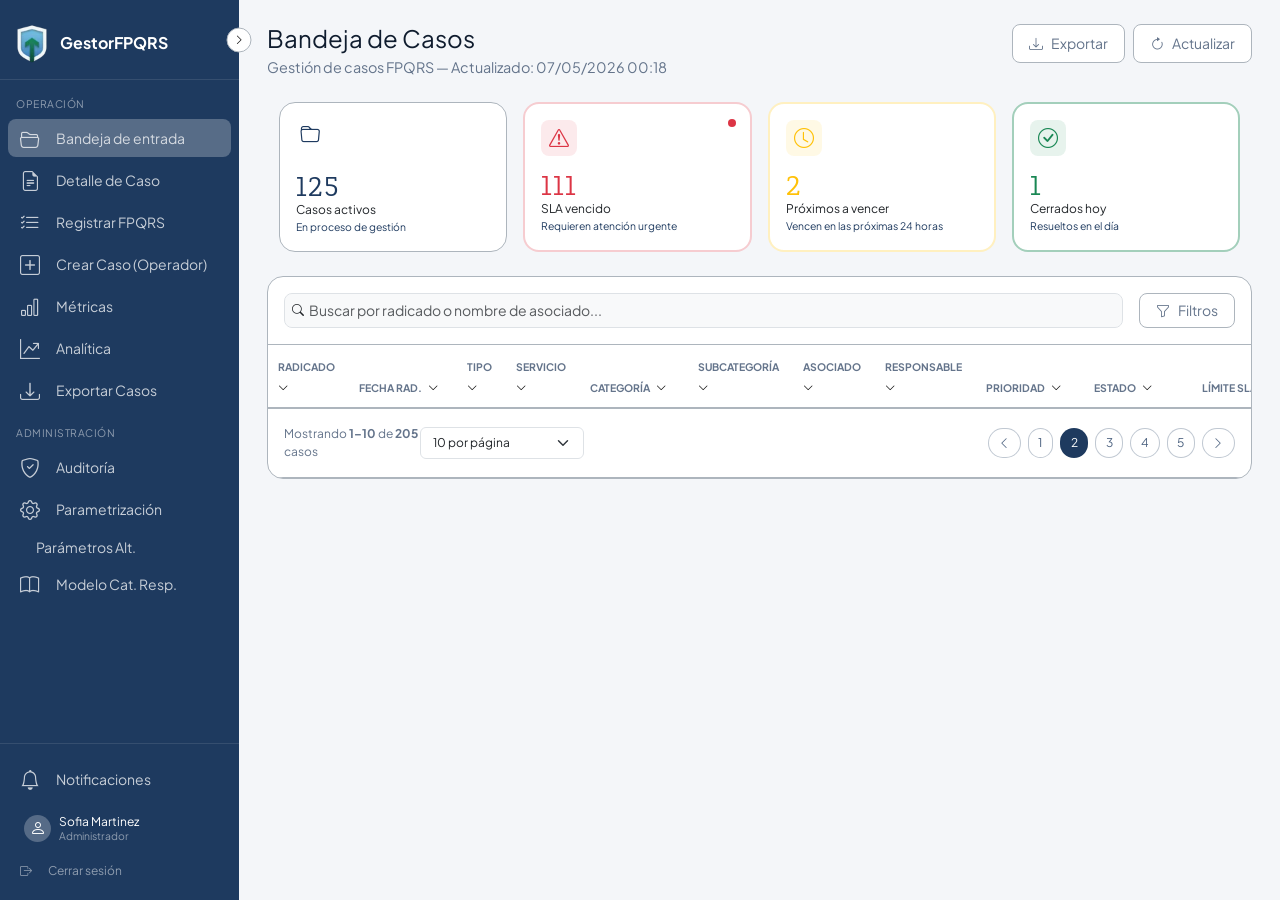
<file: caseManagement.html>
<!DOCTYPE html>
<html lang="en">
<head>
  <meta charset="UTF-8">
  <meta name="viewport" content="width=device-width, initial-scale=1.0">
  <title>GestorFPQRS - Gestión de Casos Financieros</title>
  <link href="https://cdn.jsdelivr.net/npm/bootstrap@5.3.8/dist/css/bootstrap.min.css" rel="stylesheet" integrity="sha384-sRIl4kxILFvY47J16cr9ZwB07vP4J8+LH7qKQnuqkuIAvNWLzeN8tE5YBujZqJLB" crossorigin="anonymous">
  <link rel="stylesheet" href="https://cdn.jsdelivr.net/npm/bootstrap-icons@1.13.1/font/bootstrap-icons.min.css">
  <link rel="preconnect" href="https://fonts.googleapis.com">
  <link rel="preconnect" href="https://fonts.gstatic.com" crossorigin>
  <link href="https://fonts.googleapis.com/css2?family=Plus+Jakarta+Sans:ital,wght@0,200..800;1,200..800&family=Zilla+Slab:ital,wght@0,300;0,400;0,500;0,600;0,700;1,300;1,400;1,500;1,600;1,700&display=swap" rel="stylesheet">
  <link rel="stylesheet" href="./assets/css/index.css" />
</head>
<body>
  <div class="container-fluid p-0">
    <div class="w-100 min-vh-100 d-flex justify-content-between align-items-stretch">
      <aside class="Management-left-bar py-4 text-white d-flex flex-column flex-shrink-0 bg-clr-primary">
        <div class="Management-left-bar__content d-flex align-items-center gap-2 border-bottom border-1 border-white border-opacity-10 w-100 px-3 pb-3 position-relative">
          <figure class="m-0 Management-left-bar__content-logo">
            <img src="./assets/images/logo.webp" alt="Logo" />
          </figure>
          <p class="m-0 ms-1 fw-bold hide-nav-child">GestorFPQRS</p>

          <button type="button"  id="btnMenuAction" class="bg-white border border-1 border-dark-subtle rounded-circle position-absolute top-0 start-100 translate-middle d-flex justify-content-center align-items-center btn-float mt-3">
            <i class="bi bi-chevron-right text-small2"></i>
          </button>
        </div>

        <div class="Management-left-bar__menu p-2 py-3">
          <p class="menu-title text-small2 text-white text-opacity-50 text-uppercase fw-normal ps-2 my-2 mt-0 hide-nav-child">Operación</p>
          <nav class="navigation d-flex flex-column gap-1">
            <a href="caseManagement.html" class="text-decoration-none px-2 py-1 text-white text-opacity-75 rounded-3 d-flex align-items-center gap-3 bg-white bg-opacity-25">
              <i class="bi bi-folder2-open ms-1 fs-5"></i>
              <span  class="pe-3 hide-nav-child">Bandeja de entrada</span>
            </a>
            <a href="caseDetail.html" class="text-decoration-none px-2 py-1 text-white text-opacity-75 rounded-3 d-flex align-items-center gap-3">
              <i class="bi bi-file-earmark-text ms-1 fs-5"></i>
              <span  class="pe-3 hide-nav-child">Detalle de Caso</span>
            </a>
            <a href="registration-fpqrs.html" class="text-decoration-none px-2 py-1 text-white text-opacity-75 rounded-3 d-flex align-items-center gap-3">
              <i class="bi bi-list-check ms-1 fs-5"></i>
              <span  class="pe-3 hide-nav-child">Registrar FPQRS</span>
            </a>
            <a href="#" class="text-decoration-none px-2 py-1 text-white text-opacity-75 rounded-3 d-flex align-items-center gap-3">
              <i class="bi bi-plus-square ms-1 fs-5"></i>
              <span  class="pe-3 hide-nav-child">Crear Caso (Operador)</span>
            </a>
            <a href="#" class="text-decoration-none px-2 py-1 text-white text-opacity-75 rounded-3 d-flex align-items-center gap-3">
              <i class="bi bi-bar-chart ms-1 fs-5"></i>
              <span  class="pe-3 hide-nav-child">Métricas</span>
            </a>
            <a href="#" class="text-decoration-none px-2 py-1 text-white text-opacity-75 rounded-3 d-flex align-items-center gap-3">
              <i class="bi bi-graph-up-arrow ms-1 fs-5"></i>
              <span  class="pe-3 hide-nav-child">Analítica</span>
            </a>
            <a href="#" class="text-decoration-none px-2 py-1 text-white text-opacity-75 rounded-3 d-flex align-items-center gap-3">
              <i class="bi bi-download ms-1 fs-5"></i>
              <span  class="pe-3 hide-nav-child">Exportar Casos</span>
            </a>
          </nav>
        </div>
        <div class="Management-left-bar__menu p-2 pt-0">
          <p class="menu-title text-small2 text-white text-opacity-50 text-uppercase fw-normal ps-2 my-2 mt-0 hide-nav-child">Administración</p>
          <nav class="navigation d-flex flex-column gap-1">
            <a href="#" class="text-decoration-none px-2 py-1 text-white text-opacity-75 rounded-3 d-flex align-items-center gap-3">
              <i class="bi bi-shield-check ms-1 fs-5"></i>
              <span  class="pe-3 hide-nav-child">Auditoría</span>
            </a>
            <a href="#" class="text-decoration-none px-2 py-1 text-white text-opacity-75 rounded-3 d-flex align-items-center gap-3">
              <i class="bi bi-gear ms-1 fs-5"></i>
              <span  class="pe-3 hide-nav-child">Parametrización</span>
            </a>
            <a href="#" class="text-decoration-none px-2 py-1 text-white text-opacity-75 rounded-3 d-flex align-items-center gap-3">
              <i class="bi bi-flask ms-1 fs-5"></i>
              <span  class="pe-3 hide-nav-child">Parámetros Alt.</span>
            </a>
            <a href="#" class="text-decoration-none px-2 py-1 text-white text-opacity-75 rounded-3 d-flex align-items-center gap-3">
              <i class="bi bi-book ms-1 fs-5"></i>
              <span  class="pe-3 hide-nav-child">Modelo Cat. Resp.</span>
            </a>
          </nav>
        </div>


        <div class="position-absolute bottom-0 p-2 py-3 w-100 bg-clr-primary border-top border-1 border-white border-opacity-10">
          <a href="caseManagement.html" class="text-decoration-none px-2 py-1 text-white text-opacity-75 rounded-3 d-flex align-items-center gap-3 fs-14">
            <i class="bi bi-bell ms-1 fs-5"></i>
            <span  class="pe-3 hide-nav-child">Notificaciones</span>
          </a>

          <div class="d-flex align-items-center gap-2 ps-3 my-3">
            <p class="avatar-name bg-white bg-opacity-25 rounded-circle d-flex justify-content-center align-items-center mb-0">
              <i class="bi bi-person text-white lh-sm"></i>
            </p>
            <div>
              <p class="text-white text-small mb-0 lh-sm hide-nav-child">Sofia Martinez</p>
              <p class="text-white text-opacity-50 text-small2 mb-0 lh-sm hide-nav-child">Administrador</p>
            </div>
          </div>

          <a href="index.html" class="text-decoration-none px-2 py-1 text-white text-opacity-50 rounded-3 d-flex align-items-center gap-3 text-small">
            <i class="bi bi-box-arrow-right ms-1"></i>
            <span class="pe-3 hide-nav-child">Cerrar sesión</span>
          </a>
        </div>
      </aside>

      <main class="d-flex justify-content-center py-4 flex-grow-1 main-content px-3">
        <div class="container-xxl mx-3">
          <div class="d-flex justify-content-between align-items-start flex-wrap gap-3">
            <div class="d-flex flex-column">
              <h3 class="text-blue-black fw-normal mb-0 fs-4">Bandeja de Casos</h3>
              <p class="cl-card-text text-sm mb-0 pt-1">Gestión de casos FPQRS — Actualizado: 07/05/2026 00:18</p>
            </div>
            <div class="d-flex gap-2">
              <button class="d-flex justify-content-center align-items-center gap-2 border-1 p-2 px-3 rounded-3 bg-white border border-1 border-dark-subtle">
                <i class="bi bi-download fs-14 cl-card-text"></i>
                <span class="fs-14 cl-card-text">Exportar</span>
              </button>
              <button class="d-flex justify-content-center align-items-center gap-2 border-1 p-2 px-3 rounded-3 bg-white border border-1 border-dark-subtle">
                <i class="bi bi-arrow-clockwise fs-14 cl-card-text"></i>
                <span class="fs-14 cl-card-text">Actualizar</span>
              </button>
            </div>
          </div>

          <div class="container-fluid mt-4">
            <section class="grid-container">
              <div class="bg-white border border-1 border-dark-subtle p-3 rounded-4">
                <i class="bi bi-folder p-1 fs-5 clr-primary"></i>

                <div class="flex flex-column mt-4">
                  <p class="fs-3 ff-zilla mb-0 lh-1 clr-primary">125</p>
                  <p class="text-small m-0 fw-normal">Casos activos</p>
                  <p class="text-small2 m-0 clr-primary">En proceso de gestión</p>
                </div>
              </div>
              <div class="bg-white border border-2 border-danger border-opacity-25 p-3 rounded-4 position-relative">
                <i class="bi bi-exclamation-triangle fs-5 bg-danger bg-opacity-10 text-danger d-inline-flex p-2 rounded-3 fw-bolder"></i>

                <div class="flex flex-column mt-3">
                  <p class="fs-3 ff-zilla mb-0 lh-1 text-danger">111</p>
                  <p class="text-small m-0 fw-normal">SLA vencido</p>
                  <p class="text-small2 m-0 clr-primary">Requieren atención urgente</p>
                </div>

                <p class="dot-danger bg-danger rounded-circle p-1 position-absolute"></p>
              </div>
              <div class="bg-white border border-2 border-warning border-opacity-25 p-3 rounded-4">
                <i class="bi bi-clock fs-5 bg-warning bg-opacity-10 text-warning d-inline-flex p-2 rounded-3 fw-bolder"></i>

                <div class="flex flex-column mt-3">
                  <p class="fs-3 ff-zilla mb-0 lh-1 text-warning">2</p>
                  <p class="text-small m-0 fw-normal">Próximos a vencer</p>
                  <p class="text-small2 m-0 clr-primary">Vencen en las próximas 24 horas</p>
                </div>
              </div>
              <div class="bg-white border border-2 border-success-subtle border-opacity-10 p-3 rounded-4">
                <i class="bi bi-check-circle fs-5 bg-success bg-opacity-10 text-success d-inline-flex p-2 rounded-3 fw-bolder"></i>

                <div class="flex flex-column mt-3">
                  <p class="fs-3 ff-zilla mb-0 lh-1 text-success">1</p>
                  <p class="text-small m-0 fw-normal">Cerrados hoy</p>
                  <p class="text-small2 m-0 clr-primary">Resueltos en el día</p>
                </div>
              </div>
            </section>
          </div>

           <div class="mt-4 bg-white rounded-4 border border-1 border-dark-subtle w-100 overflow-hidden">
            <form action="#" class="p-3 d-flex gap-3">
              <div class="position-relative w-100">
                <input type="email" class="form-control ps-4 rounded-3 bg-light fs-14" id="exampleFormControlInput1" placeholder="Buscar por radicado o nombre de asociado...">
                <i class="bi bi-search text-small position-absolute start-0 top-50 translate-middle-y ps-2"></i>
              </div>
              <button class="d-flex justify-content-center align-items-center gap-2 border-1 py-1 px-3 rounded-3 bg-white border border-1 border-dark-subtle">
                <i class="bi bi-funnel fs-14 cl-card-text"></i>
                <span class="fs-14 cl-card-text">Filtros</span>
              </button>
            </form>
            <div class="table-responsive">
              <table class="table align-middle mb-0 small">
                <thead class="border-0 border-bottom border-top border-1 border-dark-subtle">
                  <tr>
                    <th scope="col" class="p-0">
                      <button class="bg-transparent border-0 p-0 w-100 table-dash-spacing text-start">
                        <span class="text-uppercase fw-bold text-nowrap text-small2 cl-card-text me-1">Radicado</span>
                        <i class="bi bi-chevron-down text-small2"></i>
                      </button>
                    </th>
                    <th scope="col" class="p-0 mw-th">
                      <button class="bg-transparent border-0 p-0 w-100 table-dash-spacing text-start">
                        <span class="text-uppercase fw-bold text-nowrap text-small2 cl-card-text me-1">Fecha Rad.</span>
                        <i class="bi bi-chevron-down text-small2"></i>
                      </button>
                    </th>
                    <th scope="col" class="p-0">
                      <button class="bg-transparent border-0 p-0 w-100 table-dash-spacing text-start">
                        <span class="text-uppercase fw-bold text-nowrap text-small2 cl-card-text me-1">Tipo</span>
                        <i class="bi bi-chevron-down text-small2"></i>
                      </button>
                    </th>
                    <th scope="col" class="p-0">
                      <button class="bg-transparent border-0 p-0 w-100 table-dash-spacing text-start">
                        <span class="text-uppercase fw-bold text-nowrap text-small2 cl-card-text me-1">Servicio</span>
                        <i class="bi bi-chevron-down text-small2"></i>
                      </button>
                    </th>
                    <th scope="col" class="p-0 mw-th">
                      <button class="bg-transparent border-0 p-0 w-100 table-dash-spacing text-start">
                        <span class="text-uppercase fw-bold text-small2 cl-card-text me-1">Categoría</span>
                        <i class="bi bi-chevron-down text-small2"></i>
                      </button>
                    </th>
                    <th scope="col" class="p-0">
                      <button class="bg-transparent border-0 p-0 w-100 table-dash-spacing text-start">
                        <span class="text-uppercase fw-bold text-small2 cl-card-text me-1">Subcategoría</span>
                        <i class="bi bi-chevron-down text-small2"></i>
                      </button>
                    </th>
                    <th scope="col" class="p-0">
                      <button class="bg-transparent border-0 p-0 w-100 table-dash-spacing text-start">
                        <span class="text-uppercase fw-bold text-small2 cl-card-text me-1">Asociado</span>
                        <i class="bi bi-chevron-down text-small2"></i>
                      </button>
                    </th>
                    <th scope="col" class="p-0"> 
                      <button class="bg-transparent border-0 p-0 w-100 table-dash-spacing text-start">
                        <span class="text-uppercase fw-bold text-small2 cl-card-text me-1">Responsable</span>
                        <i class="bi bi-chevron-down text-small2"></i>
                      </button>
                    </th>
                    <th scope="col" class="p-0 mw-th">
                      <button class="bg-transparent border-0 p-0 w-100 table-dash-spacing text-start">
                        <span class="text-uppercase fw-bold text-small2 cl-card-text me-1">Prioridad</span>
                        <i class="bi bi-chevron-down text-small2"></i>
                      </button>
                    </th>
                    <th scope="col" class="p-0 mw-th">
                      <button class="bg-transparent border-0 p-0 w-100 table-dash-spacing text-start">
                        <span class="text-uppercase fw-bold text-small2 cl-card-text me-1">Estado</span>
                        <i class="bi bi-chevron-down text-small2"></i>
                      </button>
                    </th>
                    <th scope="col" class="p-0 mw-th">
                      <button class="bg-transparent border-0 p-0 w-100 table-dash-spacing text-start">
                        <span class="text-uppercase fw-bold text-small2 cl-card-text me-1">Límite SLA</span>
                        <i class="bi bi-chevron-down text-small2"></i>
                      </button>
                    </th>
                    <th scope="col" class="p-0 mw-th">
                      <button class="bg-transparent border-0 p-0 w-100 table-dash-spacing text-start">
                        <span class="text-uppercase fw-bold text-small2 cl-card-text me-1">Semáforo</span>
                        <i class="bi bi-chevron-down text-small2"></i>
                      </button>
                    </th>
                    <th scope="col" class="p-0 mw-th">
                      <button class="bg-transparent border-0 p-0 w-100 table-dash-spacing text-start">
                        <span class="text-uppercase fw-bold text-small2 cl-card-text me-1">Acción</span>
                      </button>
                    </th>
                  </tr>
                </thead>
                <tbody id="tbodyCases">
                  
                </tbody>
              </table>
            </div>
            <div class="p-3 d-flex justify-content-between align-items-center border-bottom border-top border-1 border-dark-subtle flex-wrap gap-2">
              <div class="d-flex align-items-center">
                <p class="text-small w-100 mb-0 cl-card-text">Mostrando <span class="fw-bold">1–10</span> de <span class="fw-bold">205</span> casos</p>
                <select class="form-select text-small bs-none" name="select">
                  <option value="1" class="text-small">10 por página</option>
                  <option value="2" class="text-small">25 por página</option>
                  <option value="3" class="text-small">50 por página</option>
                </select>
              </div>

              <nav aria-label="..." class="MyPagination">
                <ul class="pagination m-0">
                  <li class="page-item">
                    <a href="#" class="page-link">
                      <i class="bi bi-chevron-left"></i>
                    </a>
                  </li>
                  <li class="page-item"><a class="page-link" href="#">1</a></li>
                  <li class="page-item active">
                    <a class="page-link" href="#" aria-current="page">2</a>
                  </li>
                  <li class="page-item"><a class="page-link" href="#">3</a></li>
                  <li class="page-item"><a class="page-link" href="#">4</a></li>
                  <li class="page-item"><a class="page-link" href="#">5</a></li>
                  <li class="page-item">
                    <a class="page-link" href="#">
                      <i class="bi bi-chevron-right"></i>
                    </a>
                  </li>
                </ul>
              </nav>
            </div>
          </div>
        </div>
      </main>
    </div>
</body>
  <script src="https://code.jquery.com/jquery-3.7.1.min.js"integrity="sha256-/JqT3SQfawRcv/BIHPThkBvs0OEvtFFmqPF/lYI/Cxo=" crossorigin="anonymous"></script>
  <script src="https://cdn.jsdelivr.net/npm/bootstrap@5.3.8/dist/js/bootstrap.bundle.min.js" integrity="sha384-FKyoEForCGlyvwx9Hj09JcYn3nv7wiPVlz7YYwJrWVcXK/BmnVDxM+D2scQbITxI" crossorigin="anonymous"></script>
  <script src="./assets/js/script.js" type="module"></script>
</html>
</file>
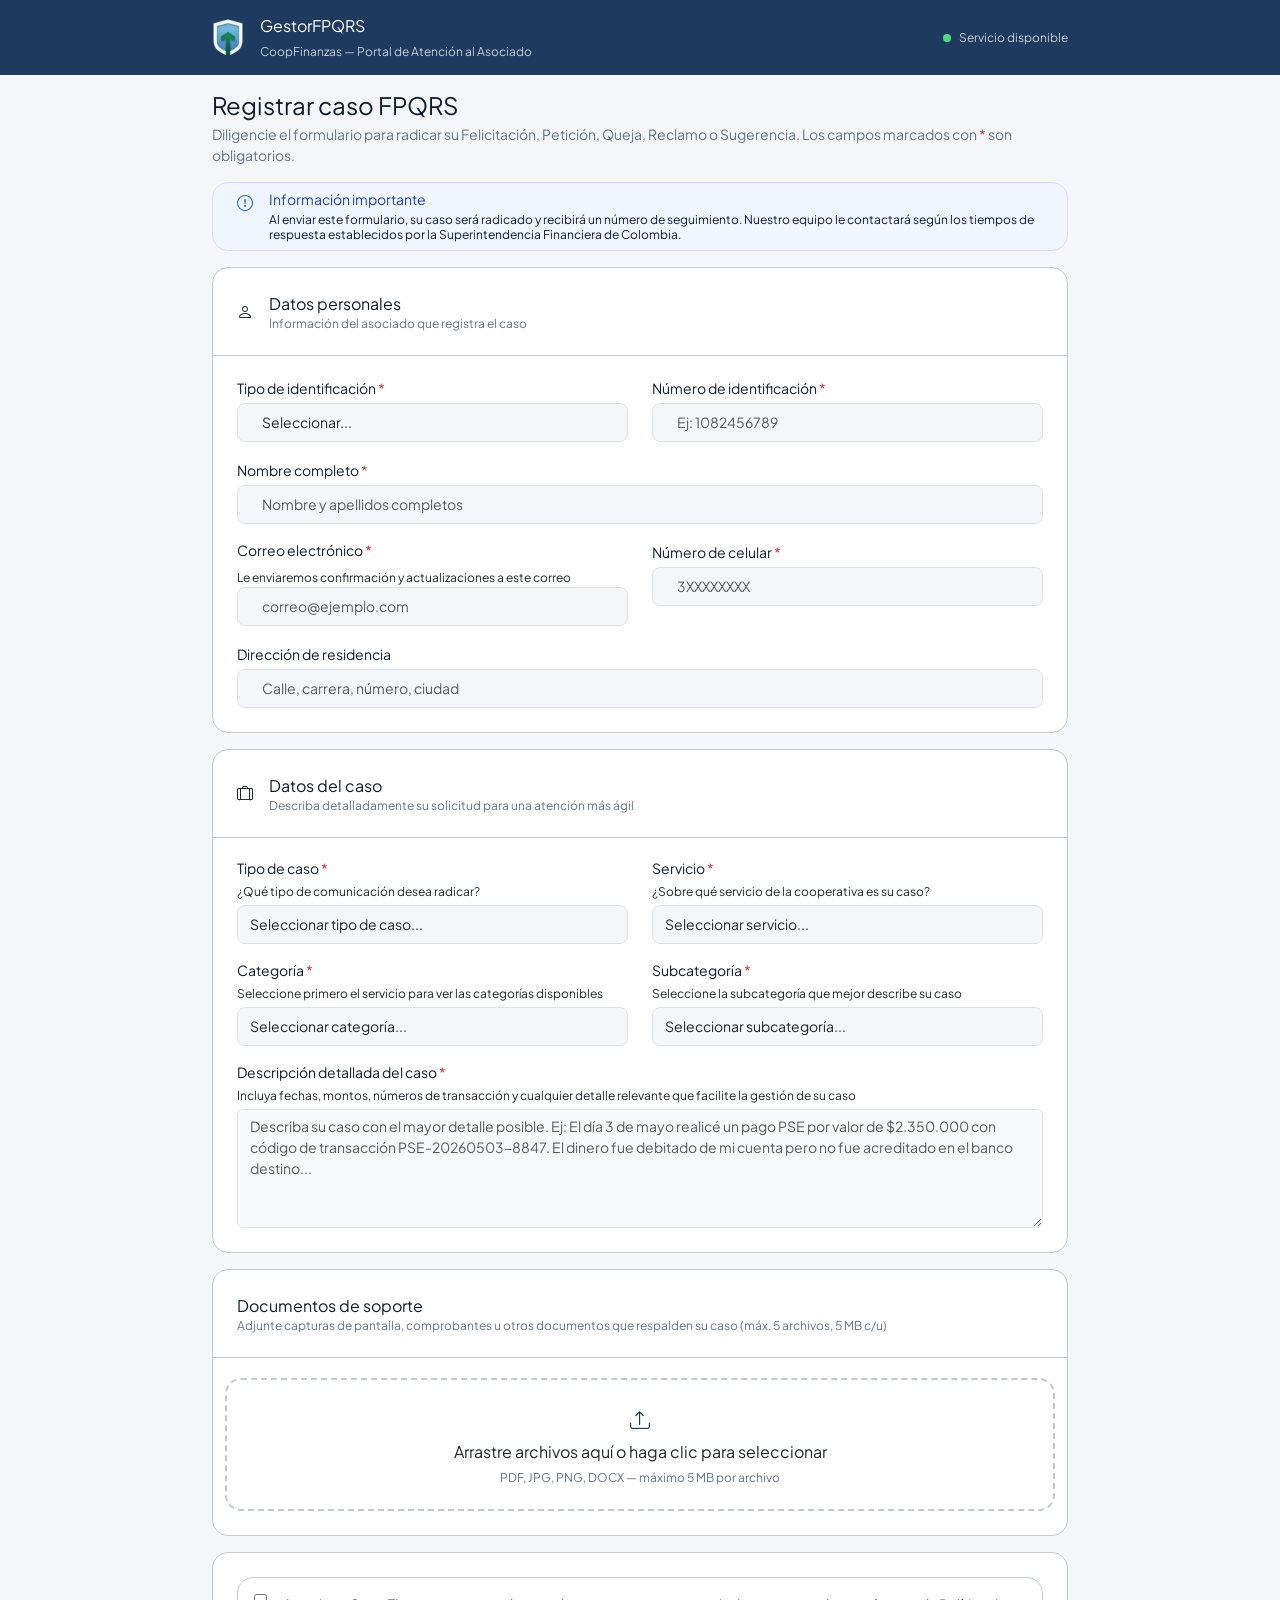
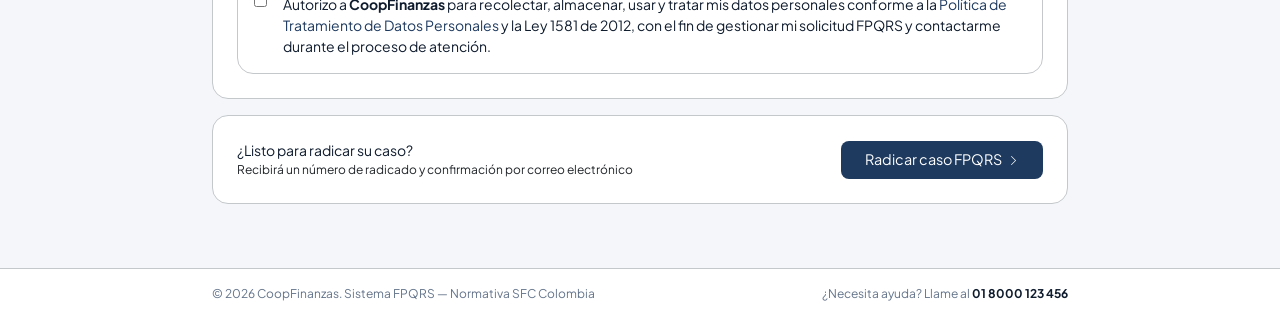
<file: registration-fpqrs.html>
<!DOCTYPE html>
<html lang="en">
<head>
  <meta charset="UTF-8">
  <meta name="viewport" content="width=device-width, initial-scale=1.0">
  <title>GestorFPQRS - Gestión de Casos Financieros</title>
  <link href="https://cdn.jsdelivr.net/npm/bootstrap@5.3.8/dist/css/bootstrap.min.css" rel="stylesheet" integrity="sha384-sRIl4kxILFvY47J16cr9ZwB07vP4J8+LH7qKQnuqkuIAvNWLzeN8tE5YBujZqJLB" crossorigin="anonymous">
  <link rel="stylesheet" href="https://cdn.jsdelivr.net/npm/bootstrap-icons@1.13.1/font/bootstrap-icons.min.css">
  <link rel="preconnect" href="https://fonts.googleapis.com">
  <link rel="preconnect" href="https://fonts.gstatic.com" crossorigin>
  <link href="https://fonts.googleapis.com/css2?family=Plus+Jakarta+Sans:ital,wght@0,200..800;1,200..800&display=swap" rel="stylesheet">
  <link rel="stylesheet" href="./assets/css/index.css" />
</head>
<body>
  <header class="bg-clr-primary py-3">
    <div class="container d-flex justify-content-between">
      <div class="d-flex align-items-center gap-2">
        <figure class="m-0 Management-left-bar__content-logo">
          <img src="./assets/images/logo.webp" alt="Logo">
        </figure>
        <div class="ms-2 d-flex flex-column gap-2">
          <p class="mb-0 text-white lh-sm" style="">GestorFPQRS</p>
          <p class="mb-0 lh-sm text-white text-opacity-75 text-small">CoopFinanzas — Portal de Atención al Asociado</p>
        </div>
      </div>

      <p class="d-flex align-items-center mb-0 lh-sm text-small">
        <span class="rounded-circle p-1" style="background-color: #4ade80;"></span>
        <span class="text-white text-opacity-75 ms-2">Servicio disponible</span>
      </p>
    </div>
  </header>

  <main class="container py-3">
    <h1 class="text-blue-black fw-normal mb-0 fs-4">Registrar caso FPQRS</h1>
    <p class="fs-14 cl-card-text mt-1">Diligencie el formulario para radicar su Felicitación, Petición, Queja, Reclamo o Sugerencia. Los campos marcados con <span class="text-danger">*</span> son obligatorios.</p>


    <div class="rounded-4 border-purple w-100 py-2 px-4 d-flex align-items-start gap-3" style="background-color: #eff6ff;">
      <i class="bi bi-exclamation-circle" style="color: #2563eb;"></i>

      <div class="">
        <p class="lh-sm mb-1 fs-14" style="color: #1e40af;">Información importante</p>
        <p class="lh-sm mb-0 text-small" style="color: #0e1a3c;">Al enviar este formulario, su caso será radicado y recibirá un número de seguimiento. Nuestro equipo le contactará según los tiempos de respuesta establecidos por la Superintendencia Financiera de Colombia.</p>
      </div>
    </div>

    <section class="bg-white rounded-4 border border-1 border-secondary-subtle mt-3">
      <div class="d-flex align-items-center gap-3 border-bottom border-1 border-secondary-subtle p-4">
        <i class="bi bi-person"></i>
        <div>
          <p class="text-blue-black fs-6 mb-0">Datos personales</p>
          <p class="lh-sm mb-0 text-small cl-card-text">Información del asociado que registra el caso</p>
        </div>
      </div>

      <div class="row mt-1 mb-4 gy-3 p-4 py-0">
        <div class="col-md-6">
          <label for="id" class="text-blue-black fs-14 mb-1">Tipo de identificación <span class="text-danger">*</span></label>
          <select class="form-control ps-4 rounded-3 fs-14 py-2" id="id" style="background-color: #f4f6f9;">
            <option value="" selected disabled>Seleccionar...</option>
            <option value="cc">Cédula de Ciudadanía</option>
            <option value="ce">Cédula de Extranjería</option>
            <option value="nit">NIT</option>
            <option value="pas">Pasaporte</option>
          </select>
        </div>
        <div class="col-md-6">
          <label for="numberID" class="text-blue-black fs-14 mb-1">Número de identificación <span class="text-danger">*</span></label>
          <input type="number" id="numberID" class="form-control ps-4 rounded-3 fs-14 py-2" style="background-color: #f4f6f9;" placeholder="Ej: 1082456789" />
        </div>
        <div class="col-md-12">
          <label for="names" class="text-blue-black fs-14 mb-1">Nombre completo <span class="text-danger">*</span></label>
          <input type="text" id="names" class="form-control ps-4 rounded-3 fs-14 py-2" style="background-color: #f4f6f9;" placeholder="Nombre y apellidos completos" />
        </div>
        <div class="col-md-6 d-flex flex-column">
          <label for="email" class="text-blue-black fs-14 mb-1">Correo electrónico <span class="text-danger">*</span></label>
          <span class="text-small mt-1">Le enviaremos confirmación y actualizaciones a este correo</span>
          <input type="email" id="email" class="form-control ps-4 rounded-3 fs-14 py-2" style="background-color: #f4f6f9;" placeholder="correo@ejemplo.com" />
        </div>
        <div class="col-md-6">
          <label for="numberPhone" class="text-blue-black fs-14 mb-1">Número de celular <span class="text-danger">*</span></label>
          <input type="text" id="numberPhone" class="form-control ps-4 rounded-3 fs-14 py-2" style="background-color: #f4f6f9;" placeholder="3XXXXXXXX" />
        </div>
        <div class="col-md-12">
          <label for="direccion" class="text-blue-black fs-14 mb-1">Dirección de residencia</label>
          <input type="text" id="direccion" class="form-control ps-4 rounded-3 fs-14 py-2" style="background-color: #f4f6f9;" placeholder="Calle, carrera, número, ciudad" />
        </div>
      </div>
    </section>

    <section class="bg-white rounded-4 border border-1 border-secondary-subtle mt-3">
      <div class="d-flex align-items-center gap-3 border-bottom border-1 border-secondary-subtle p-4">
        <i class="bi bi-suitcase-lg"></i>
        <div>
          <p class="text-blue-black fs-6 mb-0">Datos del caso</p>
          <p class="lh-sm mb-0 text-small cl-card-text">Describa detalladamente su solicitud para una atención más ágil</p>
        </div>
      </div>

      <div class="row mt-1 mb-4 gy-3 p-4 py-0">
        <div class="col-md-6 d-flex flex-column">
          <label for="typeAcoso" class="text-blue-black fs-14 mb-1">Tipo de caso <span class="text-danger">*</span></label>
          <span class="text-small mb-1">¿Qué tipo de comunicación desea radicar?</span>
          <select class="form-control rounded-3 fs-14 py-2" id="typeAcoso" style="background-color: #f4f6f9;">
            <option value="" selected disabled>Seleccionar tipo de caso...</option>
            <option value="felicitacion">Felicitación</option>
            <option value="peticion">Petición</option>
            <option value="queja">Queja</option>
            <option value="reclamo">Reclamo</option>
            <option value="sugerencia">Sugerencia</option>
          </select>
        </div>
        <div class="col-md-6 d-flex flex-column">
          <label for="typeService" class="text-blue-black fs-14 mb-1">Servicio <span class="text-danger">*</span></label>
          <span class="text-small mb-1">¿Sobre qué servicio de la cooperativa es su caso?</span>
          <select class="form-control rounded-3 fs-14 py-2" id="typeService" style="background-color: #f4f6f9;">
            <option value="" selected disabled>Seleccionar servicio...</option>
            <option value="credito">Crédito</option>
            <option value="ahorro_captacion">Ahorro y Captación</option>
            <option value="canales_digitales">Canales Digitales</option>
            <option value="atencion_asociado">Atención al Asociado</option>
            <option value="pagos_transferencias">Pagos y Transferencias</option>
            <option value="seguros_proteccion">Seguros y Protección</option>
            <option value="inversiones">Inversiones</option>
            <option value="centrales_riesgo">Centrales de Riesgo</option>
            <option value="educacion_cooperativa">Educación Cooperativa</option>
            <option value="vinculacion_retiro">Vinculación y Retiro</option>
            <option value="cartera_cobranza">Cartera y Cobranza</option>
            <option value="certificaciones_documentos">Certificaciones y Documentos</option>
          </select>
        </div>
        <div class="col-md-6 d-flex flex-column">
          <label for="typeCategory" class="text-blue-black fs-14 mb-1">Categoría <span class="text-danger">*</span></label>
          <span class="text-small mb-1">Seleccione primero el servicio para ver las categorías disponibles</span>
          <select class="form-control rounded-3 fs-14 py-2" id="typeCategory" style="background-color: #f4f6f9;">
            <option value="" selected disabled>Seleccionar categoría...</option>
            <option value="cuenta_ahorro">Cuenta de Ahorro</option>
            <option value="cdt">CDT</option>
            <option value="ahorro_programado">Ahorro Programado</option>
            <option value="cuenta_corriente">Cuenta Corriente</option>
          </select>
        </div>
        <div class="col-md-6 d-flex flex-column">
          <label for="typeSubCategory" class="text-blue-black fs-14 mb-1">Subcategoría <span class="text-danger">*</span></label>
          <span class="text-small mb-1">Seleccione la subcategoría que mejor describe su caso</span>
          <select class="form-control rounded-3 fs-14 py-2" id="typeSubCategory" style="background-color: #f4f6f9;">
            <option value="" selected disabled>Seleccionar subcategoría...</option>
            <option value="cheque_devuelto">Cheque devuelto sin justificación</option>
            <option value="error_estado_cuenta">Error en estado de cuenta corriente</option>
          </select>
        </div>
        <div class="col-md-12 d-flex flex-column">
          <label for="descriptionDetails" class="text-blue-black fs-14 mb-1">Descripción detallada del caso <span class="text-danger">*</span></label>
          <span class="text-small mb-1">Incluya fechas, montos, números de transacción y cualquier detalle relevante que facilite la gestión de su caso</span>
          <textarea class="form-control bg-body-tertiary fs-14" id="descriptionDetails" rows="5" placeholder="Describa su caso con el mayor detalle posible. Ej: El día 3 de mayo realicé un pago PSE por valor de $2.350.000 con código de transacción PSE-20260503-8847. El dinero fue debitado de mi cuenta pero no fue acreditado en el banco destino..."></textarea>
        </div>
      </div>
    </section>

    <section class="bg-white rounded-4 border border-1 border-secondary-subtle mt-3">
      <div class="d-flex align-items-center gap-3 border-bottom border-1 border-secondary-subtle p-4">
        <div>
          <p class="text-blue-black fs-6 mb-0">Documentos de soporte</p>
          <p class="lh-sm mb-0 text-small cl-card-text">Adjunte capturas de pantalla, comprobantes u otros documentos que respalden su caso (máx. 5 archivos, 5 MB c/u)</p>
        </div>
      </div>

      <div class="row mt-1 mb-4 gy-3 p-4 py-0">
        <label for="uploadFile" class="d-flex flex-column align-items-center justify-content-center border-2 border-dashed border-secondary-subtle rounded-4 py-4 px-2">
          <i class="bi bi-upload fs-5 fw-bolder clr-primary"></i>
          <p class="fs-6 lh-sm my-2">Arrastre archivos aquí o haga clic para seleccionar</p>
          <span class="text-small cl-card-text lh-sm">PDF, JPG, PNG, DOCX — máximo 5 MB por archivo</span>

          <input type="file" id="uploadFile" class="d-none" accept=".pdf,.jpg,.png,.docx" />
        </label>
      </div>
    </section>

    <section class="bg-white rounded-4 border border-1 border-secondary-subtle mt-3 p-4">
      <div class="border border-1 border-secondary-subtle gap-3 p-3 rounded-4 d-flex align-items-start">
        <input type="checkbox" name="check_validation" id="validation_option">
        <label for="validation_option" class="fs-14 text-blue-black">Autorizo a <b>CoopFinanzas</b> para recolectar, almacenar, usar y tratar mis datos personales conforme a la <a href="" class="text-blue-black text-decoration-none link-lost-password clr-primary">Política de Tratamiento de Datos Personales</a> y la Ley 1581 de 2012, con el fin de gestionar mi solicitud FPQRS y contactarme durante el proceso de atención.</label>
      </div>
    </section>

    <section class="bg-white rounded-4 border border-1 border-secondary-subtle mt-3 p-4">
      <div class="rounded-4 d-flex flex-column gap-3 flex-sm-row align-items-center justify-content-between">
        <div>
          <p class="text-blue-black fs-14 mb-0">¿Listo para radicar su caso?</p>
          <p class="text-small mb-0">Recibirá un número de radicado y confirmación por correo electrónico</p>
        </div>
        <button type="button" class="rounded-3 border-0 bg-clr-primary text-white text-sm py-2 shadow-none px-4" id="btnAddFPQRS">Radicar caso FPQRS <i class="bi bi-chevron-right fs-11 ms-1"></i></button>
      </div>
    </section>
  </main>

  <footer class="bg-white border-top border-1 border-secondary-subtle mt-5">
    <div class="container py-3 d-flex align-items-center justify-content-between">
      <p class="cl-card-text text-small mb-0">© 2026 CoopFinanzas. Sistema FPQRS — Normativa SFC Colombia</p>
      <p class="cl-card-text text-small mb-0">¿Necesita ayuda? Llame al <b class="text-blue-black">01 8000 123 456</b></p>
    </div>
  </footer>


</body>
  <script src="https://code.jquery.com/jquery-3.7.1.min.js"integrity="sha256-/JqT3SQfawRcv/BIHPThkBvs0OEvtFFmqPF/lYI/Cxo=" crossorigin="anonymous"></script>
  <script src="https://cdn.jsdelivr.net/npm/bootstrap@5.3.8/dist/js/bootstrap.bundle.min.js" integrity="sha384-FKyoEForCGlyvwx9Hj09JcYn3nv7wiPVlz7YYwJrWVcXK/BmnVDxM+D2scQbITxI" crossorigin="anonymous"></script>
  <script src="./assets/js/script.js" type="module"></script>
</html>
</file>
<file: assets/css/index.css>
:root{
  --clr-primary: #1e3a5f;
  --bg-gray:#f4f6f9;
  --font-family-primary: "Plus Jakarta Sans", sans-serif;
  --text-blue-black: #0f1c2e;
  --card-background: #64748b;
  --card-background-secondary: #e8eef5;
  --color-muted:#64748b;
  --green:#15803d;

  --blue: #2563eb;
  --blue-30Op: #eff6ff;
  --blue-border:#bfdbfe;

  --cyan: #0284c7;
  --cyan50: #f0f9ff;
  --cyan-border: #bae6fd;

  --violet: #7c3aed;
  --violet-30Op: #EDE9FE;
  --purple: #9333ea;
  --purple-30Op:#faf5ff;
  --purple-border: #e9d5ff;

  --orange: #f59e0b;
  --orange-30Op: #FFFBEB;
  --orange-border: #FDE68A;

  --esmerald: #059669;
  --esmerald-text:#047857;
  --esmerald-30Op: #ECFDF5;
  --esmerald-border: #a7f3d0;
  --esmerald-bottom: #d1fae5;
  
  --slate: #475569;
  --slate30Op: #F8FAFC;
  --slate-border: #e2e8f0;

  --indigo: #4f46e5;
  --indigo30Op: #EEF2FF;
  --indigo-border: #c7d2fe;

  --cyan2: #0891b2;
  --cyan2-30Op: #ECFEFF;
  --border-cyan2: #a5f3fc;

  --teal: #0d9488;
  --teal-30Op: #F0FDFA;
  --border-teal: #99f6e4;
  --teal-light: #ccfbf1;

  --amber: #d97706;
  --amber-30Op: #FEF3C7;
  --border-amber: #fcd34d;
  --amber-text: #b45309;
}

body{
  background-color: var(--bg-gray);
  font-family: var(--font-family-primary);
}

.d-none{display: none;}

.clr-primary{
  color: var(--clr-primary) !important;
}
.decoration-hover:hover{
  text-decoration: underline;
}
.bg-card-secondary{
  background-color: var(--card-background-secondary);
}
.color-muted{color: var(--color-muted);}
/* LOGIN */
.Login-bar{
  background-color: var(--clr-primary);
  width: 80%;
  max-width: 600px;
}
.Login-bar__logo-image img{
  width: 40px;
}
.Login-bar__logo-title{
  font-size: 1.25rem;
}
.text-small{
  font-size: 0.75rem;
}
.text-small2{
  font-size: 0.65rem;
}
.text-sm{
  font-size: .9rem;
}
.w-35px{
  width: 35px;
}
.h-38px{
  height: 38px;
}
/* Form-Login */
.Login-form{
  width: 90%;
  max-width: 500px;
}
.cl-card-text{
  color: var(--card-background) !important;
}
.text-blue-black{
  color: var(--text-blue-black);
}
.bg-clr-primary{
  background-color: var(--clr-primary);
}
.Login-form__content input:focus {
  border-color: #000000;
  outline: 0;
  box-shadow: 0 0 0 .18rem rgba(13, 110, 253, .25);
}
.Login-form__content input::placeholder{
  color: gray;
}
.Login-form__content input.form-check-input:checked {
    background-color: #1e3a5f;
    border-color: #1e3a5f;
}
.Login-form__content input.form-check-input:focus{
  box-shadow: none;
}
.link-lost-password{
  text-decoration: none;
}
.link-lost-password:hover{
  text-decoration: underline !important;
}
/* Management */
.Management-left-bar{
  position: sticky;
  top: 0;
  height: 100vh;
  align-self: flex-start;
}
.Management-left-bar__content-logo img { width: 32px; }
.Management-left-bar__content .btn-float { width: 25px; height: 25px; }
.Management-left-bar__content .btn-float i{line-height: 0;}

.table-responsive {
  width: 100%;
  overflow-x: auto;
  -webkit-overflow-scrolling: touch;
}
.table-responsive .table {
  min-width: 100%;
}
.Management-left-bar__menu .menu-title, .Management-left-bar__menu + .menu-title{letter-spacing: .5px;}
.Management-left-bar__menu .navigation a{ font-size: 14px;}
.Management-left-bar__menu .navigation a:hover{
  transition: .3s all ease-in-out;
  color: #FFF !important;
}
.ff-zilla{font-family: 'Zilla Slab', serif;font-variant-numeric: lining-nums;letter-spacing: 2px;}
.dot-danger{top: 10%; right: 6%;}
.fs-14{font-size: 14px;}
.fs-11{font-size: 11px;}
.main-content {
  min-width: 0;
  overflow-x: hidden;
}
.table-dash-spacing{padding: 10px !important;}
.my-badged{
  color: #37474fa3 !important;
  background-color: #eceff1 !important;
  font-size: 10px;
}
.mw-th{min-width: 108px;}
.MyPagination ul{
  gap: .5rem;
}
.MyPagination ul li a,.MyPagination ul li.page-item:last-child .page-link, .MyPagination ul li.page-item:first-child .page-link  {
  border: 1px solid #1e3a5f47;
  padding: .3rem .6rem;
  font-size: .75rem;
  color: #1e3a5fcc !important;
  border-radius: .95rem;
  display: inline-block;
}
.MyPagination ul li a:focus, .bs-none:focus{
  box-shadow: none;
  background-color: transparent;
}
.MyPagination ul li a:hover{color: #1e3a5f !important;background-color: transparent;}
.MyPagination ul li.active a{
  border: 1px solid #1e3a5f47;
  color: #FFF !important;
  background-color: #1e3a5f;
}

.grid-container{
  display: grid;
  grid-template-columns: repeat(4, 1fr);
  column-gap: 1rem;
}

.bg-gestion{background-color: #fff3e0;color: #e65100;}
.bg-asignado{background-color: #f3e5f5;color: #6a1b9a;}
.badged-pending{background-color: #fffde7; color: #f9a825;}
.badged-queja{background-color: #fff7ed;color: #c2410c;}
.bg-opac-esmerald{background-color: #ecfdf5;}
.bg-esmerald{background-color: #a7f3d0;}
.border-esmerald{border: 1px solid #a7f3d0;}
.bg-gray{ background-color: var(--bg-gray);  }
.btnTab{
  transition: .2s all ease;
}
.btn-tab-active{
  border-bottom: 2px solid var(--clr-primary) !important;
}
.btn-tab-active > *, .btnTab:hover > *{ color: var(--clr-primary) !important; }
.avatar-name{width: 27px; height: 27px;}
.avatar-name2{width: 32px; height: 32px;}
.letter-min-name{width: 15px; height: 15px;}
.select-small{
  padding-right: 0;
  line-height: 0;
  height: 30px;
  max-width: 180px;
  width: 100%;
}
.btn-w-icon{
  max-width: 188px;
  width: 100%;
}
.icon-cnt-adj{
  line-height: 0;
  height: 38px;
  width: 38px;
}
.cards-time{position: relative;}
.cards-time:before {
  content: "";
  border: .1px solid #d1d9e6;
  position: absolute;
  top: 20px;
  bottom: 50px;
  left: 15px;
}

.description-card{
  width: 112px;
  flex: 0 0 112px;
}
.arrow-card:hover{ color: #000 !important; }
.backdrop{backdrop-filter: blur(2px);background-color: rgb(0 128 255 / 4%);}
.border-primary-blue{ border: 1px solid var(--clr-primary); }
.custom-radio-card .form-check-input:checked {
  background-color: #1d3557;
  border-color: #1d3557;
  box-shadow: none;
}

.custom-radio-card:has(.form-check-input:checked) {
  border: 1px solid #1d3557 !important;
}

.max-h-25{max-height: 250px;}
.border-dashed {
  border-style: dashed !important;
}

.bg-green{background-color: var(--green);}
.bg--blue{ background-color: var(--blue); }
.bg--blue2{ background-color: var(--blue-border); }
.color--blue{ color: var(--blue); }
.blue-30Op{ background-color: var(--blue-30Op); }
.border-blue{ border: 1px solid var(--blue-border) }

.bg--cyan{ background-color: var(--cyan); }
.color--cyan{ color: var(--cyan); }
.bg-50Op{ background-color: var(--cyan50); }
.border-cyan{ border: 1px solid var(--cyan-border); }


.bg--violet{ background-color: var(--violet); }
.violet-30Op{background-color: var(--violet-30Op);}


.bg--purple{ background-color: var(--purple); }
.color--purple{color: var(--purple);}
.purple-30Op{ background-color: var(--purple-30Op); }
.border-purple{ border: 1px solid var(--purple-border); }
.bg--purple2{background-color: var(--purple-border);}

.bg--orange{ background-color: var(--orange); }
.color-orange{ color: var(--orange); }
.orange-30Op{ background-color: var(--orange-30Op); }
.border-orange{border: 1px solid var(--orange-border);}
.bg--orange2{ background-color: var(--orange-border); }

.bg--esmerald{ background-color: var(--esmerald); }
.color-esmerald{color:var( --esmerald-text);}
.bg--esmerald-bottom{ background-color: var(--esmerald-bottom); }
.esmerald-30Op{ background-color: var(--esmerald-30Op); }
.border-esmerald{ border: 1px solid var(--esmerald-border); }
.bg--esmerald2{background-color: var(--esmerald-border);}


.bg--slate{ background-color: var(--slate); }
.color-slate{ color: var(--slate); }
.slate-30Op{ background-color: var(--slate30Op); }
.border-slate{ border: 1px solid var(--slate-border) }
.bg-slate2{ background-color: var(--slate-border); }

.bg-indigo{ background-color: var(--indigo); }
.color-indigo{ color: var(--indigo); }
.indigo-30Op{ background-color: var(--indigo30Op); }
.border-indigo{ border: 1px solid var(--indigo-border); }
.bg-indigo2{ background-color: var(--indigo-border); }

.bg--cyan2{ background-color: var(--cyan2); }
.color-cyan2{ color: var(--cyan2) }
.cyan2-30Op{ background-color: var(--cyan2-30Op); }
.border-cyan2{ border: 1px solid var(--border-cyan2); }
.bg-cyan2{ background-color: var(--border-cyan2); }
.cyan2-bold{ color: #155e75; }

.bg--teal{ background-color: var(--teal); }
.color-teal{ color: var(--teal); }
.teal-30Op{ background-color: var(--teal-30Op); }
.border-teal{ border: 1px solid var(--border-teal); }
.bg-teal2{ background-color: var(--border-teal); }
.teal-bold{color: #115e59;}
.teal-light{ background-color: var(--teal-light); }

.bg--amber{ background-color: var(--amber); }
.border-amber{ border: 1px solid var(--border-amber); }
.amber-30Op{ background-color: var(--amber-30Op); }
.amber-text{ color: var(--amber-text); }


@media(max-width: 1024px){
  .grid-container{
    grid-template-columns: repeat(2, 1fr);
    row-gap: 1rem;
  }
}
@media(max-width: 550px){
  .grid-container{
      grid-template-columns: repeat(1, 1fr);
      row-gap: 1rem;
    }
}
@media (min-width: 576px) {
    .modal-dialog {
      max-width: 450px;
    }
    .modal-dialog-reasignar{
      max-width: 520px;
    }
}
@media (min-width: 640px) {
    .container{
      max-width: 880px;
    }
}

/*
ESTILOS APLICADOS A SCROLL EN EL NAVIGATION DEL DASHBOARD
max-height: 100vh;
overflow-y: scroll;
overflow-x: hidden;
scrollbar-color: #566b87 #1e3a5f;
scrollbar-width: thin;

*/
</file>
